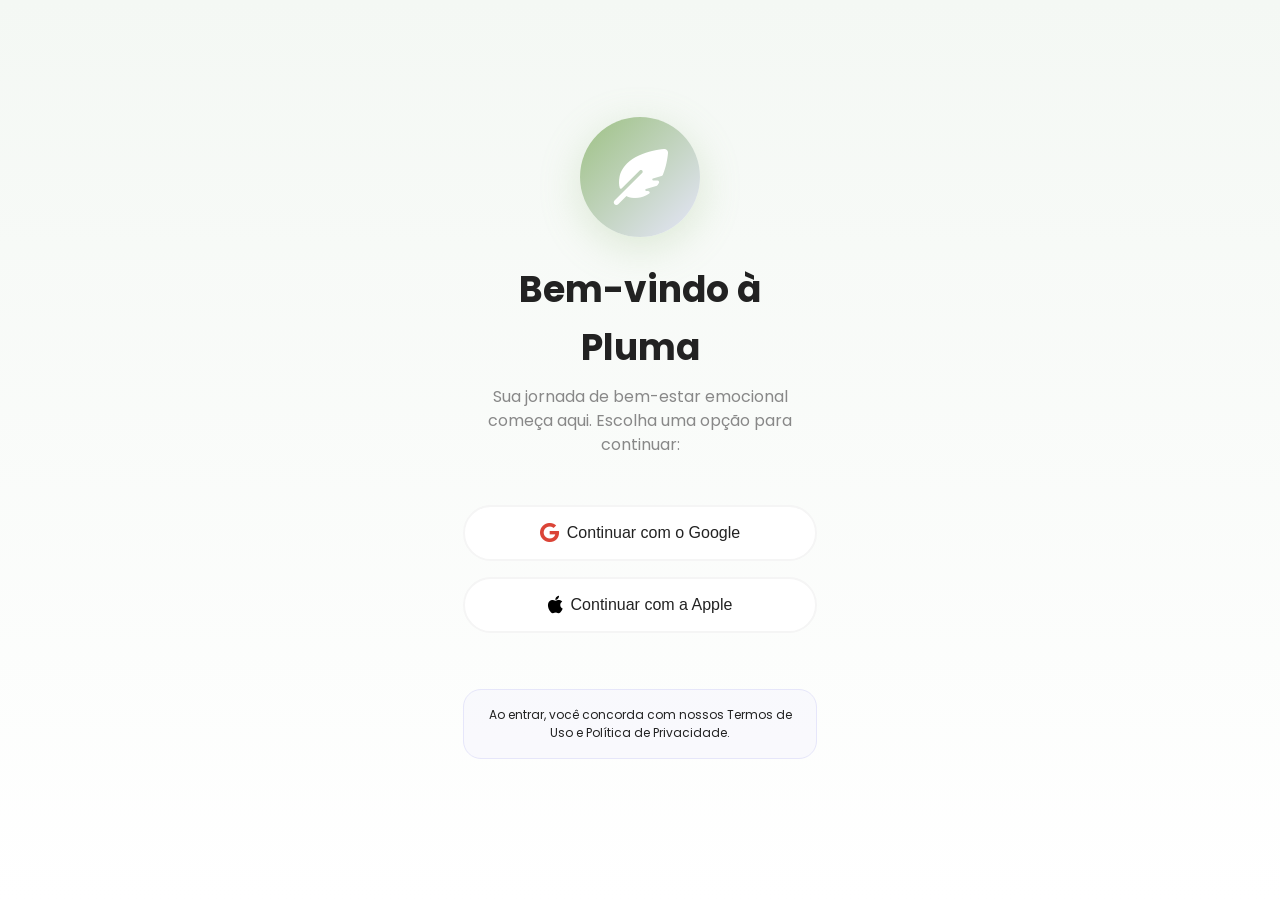
<file: index.html>
<!DOCTYPE html>
<html lang="pt-BR">
<head>
    <meta charset="UTF-8">
    <meta name="viewport" content="width=device-width, initial-scale=1.0, maximum-scale=1.0, user-scalable=no">
    <meta name="description" content="Pluma - Plataforma de apoio emocional e bem-estar. Registre seu humor, escreva seu diário e pratique técnicas de respiração.">
    <meta name="theme-color" content="#9DC183">
    <meta name="apple-mobile-web-app-capable" content="yes">
    <meta name="apple-mobile-web-app-status-bar-style" content="default">
    
    <title>Pluma - Apoio Emocional</title>
    <script>
    // Se não estiver logado, manda direto para a tela de login
    if (localStorage.getItem('pluma_logged_in') !== 'true') {
        window.location.href = 'login.html';
    }
</script>
    
    <!-- Fonts -->
    <link rel="preconnect" href="https://fonts.googleapis.com">
    <link rel="preconnect" href="https://fonts.gstatic.com" crossorigin>
    <link href="https://fonts.googleapis.com/css2?family=Poppins:wght@300;400;500;600;700&family=Inter:wght@400;500;600&display=swap" rel="stylesheet">
    
    <!-- Font Awesome -->
    <link rel="stylesheet" href="https://cdnjs.cloudflare.com/ajax/libs/font-awesome/6.5.1/css/all.min.css">
    
    <!-- Styles -->
    <link rel="stylesheet" href="css/style.css">
    <link rel="stylesheet" href="css/responsive.css">
</head>
<body>
    <!-- Splash Screen -->
    <div class="splash-screen" id="splashScreen">
        <div class="logo">🪶 Pluma</div>
        <div class="loader"></div>
    </div>

    <!-- Header -->
    <header class="header">
        <div class="header-content">
            <div class="header-left">
                <button class="icon-btn" id="menuToggle" aria-label="Abrir menu" aria-expanded="false" aria-controls="sideMenu">
                    <i class="fas fa-bars"></i>
                </button>
                <a href="index.html" class="logo">
                    <i class="fas fa-feather-alt"></i>
                    Pluma
                </a>
            </div>
            <div class="header-actions">
                <button class="icon-btn" id="themeToggle" aria-label="Alternar modo escuro">
                    <i class="fas fa-moon"></i>
                </button>
                <a href="config.html" class="icon-btn" aria-label="Configurações">
                    <i class="fas fa-cog"></i>
                </a>
            </div>
        </div>
    </header>

    <!-- Menu lateral -->
    <div class="menu-overlay" id="menuOverlay"></div>
    <nav class="side-menu" id="sideMenu" aria-label="Navegação principal" aria-hidden="true">
        <div class="side-menu-header">
            <span class="logo"><i class="fas fa-feather-alt"></i> Pluma</span>
            <button class="icon-btn" id="menuClose" aria-label="Fechar menu">
                <i class="fas fa-times"></i>
            </button>
        </div>
        <div class="side-menu-links">
            <a href="index.html" class="side-link active" aria-current="page">
                <i class="fas fa-home"></i>
                <span>Início</span>
            </a>
            <a href="humor.html" class="side-link">
                <i class="fas fa-smile"></i>
                <span>Humor</span>
            </a>
            <a href="diario.html" class="side-link">
                <i class="fas fa-book"></i>
                <span>Diário</span>
            </a>
            <a href="historico.html" class="side-link">
                <i class="fas fa-chart-line"></i>
                <span>Histórico</span>
            </a>
            <a href="respirar.html" class="side-link">
                <i class="fas fa-wind"></i>
                <span>Respirar</span>
            </a>
            <a href="chat.html" class="side-link">
                <i class="fas fa-comments"></i>
                <span>Conversar</span>
            </a>
        </div>

        <!-- Perfil e ações do usuário no rodapé da sidebar -->
        <div class="side-menu-footer">
            <div class="user-profile-summary">
                <div class="user-avatar">
                    <i class="fas fa-user-circle"></i>
                </div>
                <div class="user-info">
                    <span class="user-name" id="sideUserName">Usuário Pluma</span>
                    <span class="user-status">Online</span>
                </div>
            </div>

            <div class="side-footer-actions">
                <a href="config.html" class="side-link">
                    <i class="fas fa-cog"></i>
                    <span>Configurações</span>
                </a>
                <button type="button" class="side-link logout-btn-side"
                    onclick="localStorage.removeItem('pluma_logged_in'); localStorage.removeItem('pluma_user'); window.location.href='login.html';">
                    <i class="fas fa-sign-out-alt"></i>
                    <span>Sair</span>
                </button>
            </div>
        </div>
    </nav>


    <!-- Conteúdo Principal -->
    <main class="container">
        <!-- Saudação -->
        <section class="section fade-in">
            <h1 class="section-title" id="greeting">Olá! 👋</h1>
            <p class="section-subtitle">Como você está se sentindo hoje?</p>
        </section>

        <!-- Mensagem Motivacional -->
        <section class="motivational-box slide-up">
            <p class="motivational-text" id="motivationalQuote">"Cada dia é uma nova oportunidade para cuidar de si mesmo."</p>
            <p class="motivational-author" id="motivationalAuthor">— Pluma</p>
        </section>

        <!-- Acesso Rápido -->
        <section class="section">
            <h2 class="section-title">Acesso Rápido</h2>
            <div class="cards-grid">
                <a href="humor.html" class="card card-humor" aria-label="Registrar humor">
                    <div class="humor-badge" aria-hidden="true"><i class="fas fa-smile"></i></div>
                    <div class="humor-body">
                        <h3 class="card-title">Registrar Humor</h3>
                        <p class="card-subtitle">Como você está se sentindo hoje?</p>
                        <div class="humor-faces" aria-hidden="true">
                            <span><i class="fas fa-grin"></i></span>
                            <span><i class="fas fa-smile"></i></span>
                            <span><i class="fas fa-meh"></i></span>
                            <span><i class="fas fa-frown"></i></span>
                            <span><i class="fas fa-sad-tear"></i></span>
                        </div>
                        <span class="humor-cta">Registrar agora <i class="fas fa-arrow-right"></i></span>
                    </div>
                </a>
                
                <a href="diario.html" class="card card-mini mini-lilas">
                    <span class="mini-badge" aria-hidden="true"><i class="fas fa-book"></i></span>
                    <h3 class="card-title">Diário</h3>
                    <p class="card-subtitle">Escreva seus pensamentos</p>
                    <span class="mini-go" aria-hidden="true">→</span>
                </a>

                <a href="respirar.html" class="card card-mini mini-salvia">
                    <span class="mini-badge" aria-hidden="true"><i class="fas fa-wind"></i></span>
                    <h3 class="card-title">Respirar</h3>
                    <p class="card-subtitle">Exercício 3-4-5</p>
                    <span class="mini-go" aria-hidden="true">→</span>
                </a>

                <a href="chat.html" class="card card-mini mini-verde">
                    <span class="mini-badge" aria-hidden="true"><i class="fas fa-comments"></i></span>
                    <h3 class="card-title">Conversar</h3>
                    <p class="card-subtitle">Fale com a Pluma</p>
                    <span class="mini-go" aria-hidden="true">→</span>
                </a>

                <button type="button" class="card card-mini mini-sons" data-abrir-sons>
                    <span class="mini-badge" aria-hidden="true"><i class="fas fa-headphones"></i></span>
                    <h3 class="card-title">Sons relaxantes</h3>
                    <p class="card-subtitle">Escolha um som ambiente</p>
                    <span class="mini-go" aria-hidden="true">♪</span>
                </button>
            </div>
        </section>

        <!-- Aviso Importante -->
        <section class="disclaimer">
            <i class="fas fa-info-circle"></i>
            <p class="disclaimer-text">
                A Pluma é uma ferramenta de apoio emocional e <strong>não substitui</strong> acompanhamento profissional. 
                Se você está passando por uma crise, procure ajuda especializada.
            </p>
        </section>

        <!-- Links Úteis -->
        <section class="section">
            <h2 class="section-title">Rede de Apoio e Cuidado</h2>
            <p class="section-subtitle">Sua saúde mental é prioridade. Cuidar de si mesmo é um ato de coragem, e você nunca precisa caminhar sozinho.</p>
            <div class="useful-links">
                <a href="https://www.cvv.org.br/" target="_blank" rel="noopener noreferrer" class="useful-link">
                    <i class="fas fa-phone-alt"></i>
                    <div class="useful-link-content">
                        <span class="useful-link-title">CVV - Ligue 188</span>
                        <span class="useful-link-description">Centro de Valorização da Vida - Apoio emocional 24 horas</span>
                    </div>
                </a>
                
                <a href="https://www.doctoralia.com.br/psicologos" target="_blank" rel="noopener noreferrer" class="useful-link">
                    <i class="fas fa-user-md"></i>
                    <div class="useful-link-content">
                        <span class="useful-link-title">Encontre um Psicólogo</span>
                        <span class="useful-link-description">Busque profissionais qualificados perto de você</span>
                    </div>
                </a>
                
                <a href="https://www.vittude.com/" target="_blank" rel="noopener noreferrer" class="useful-link">
                    <i class="fas fa-heart"></i>
                    <div class="useful-link-content">
                        <span class="useful-link-title">Vittude</span>
                        <span class="useful-link-description">Plataforma de terapia online acessível</span>
                    </div>
                </a>
                
                <a href="https://www.minhavida.com.br/bem-estar/tudo-sobre/17115-ansiedade" target="_blank" rel="noopener noreferrer" class="useful-link">
                    <i class="fas fa-book-open"></i>
                    <div class="useful-link-content">
                        <span class="useful-link-title">Sobre Ansiedade</span>
                        <span class="useful-link-description">Entenda os sintomas e aprenda a lidar</span>
                    </div>
                </a>
            </div>
        </section>

        <!-- Conteúdo Informativo -->
        <section class="section">
            <h2 class="section-title">Cuide da sua Mente</h2>
            
            <div class="card">
                <h3 class="card-title">O que é Ansiedade?</h3>
                <p style="font-size: 0.9rem; color: var(--cinza-medio); line-height: 1.6;">
                    A ansiedade é uma resposta natural do corpo ao estresse. É uma sensação de medo ou apreensão 
                    sobre o que está por vir. É importante reconhecer quando a ansiedade se torna excessiva e 
                    buscar formas saudáveis de lidar com ela.
                </p>
            </div>
            
            <div class="alert alert-info">
                <i class="fas fa-lightbulb"></i>
                <div class="alert-content">
                    <p class="alert-title">Dica do dia</p>
                    <p class="alert-text">Tire 5 minutos para praticar respiração consciente. Sua mente agradece!</p>
                </div>
            </div>
        </section>
    </main>


    <!-- Scripts -->
    <script src="js/app.js"></script>
    <script src="js/sons.js"></script>
    <script>
        // Nome do usuário no rodapé do menu
        document.addEventListener('DOMContentLoaded', function () {
            try {
                var user = JSON.parse(localStorage.getItem('pluma_user') || '{}');
                var el = document.getElementById('sideUserName');
                if (el && user.name) el.textContent = user.name;
            } catch (e) {}
        });
    </script>
</body>
</html>
</file>
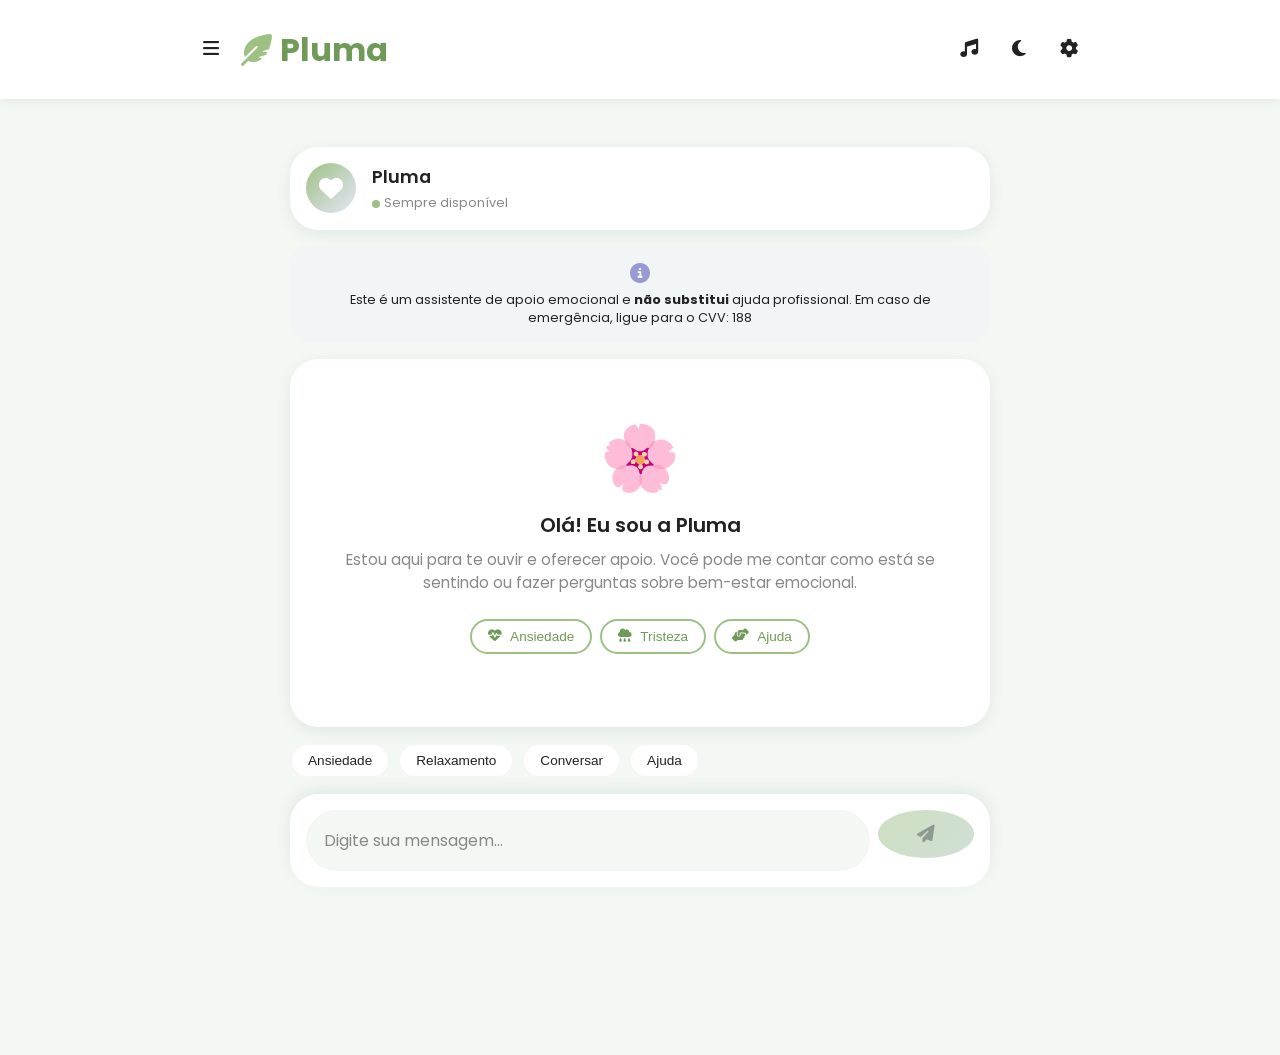
<file: chat.html>
<!DOCTYPE html>
<html lang="pt-BR">
<head>
    <meta charset="UTF-8">
    <meta name="viewport" content="width=device-width, initial-scale=1.0, maximum-scale=1.0, user-scalable=no">
    <meta name="description" content="Pluma - Converse com nosso assistente de apoio emocional.">
    <meta name="theme-color" content="#9DC183">
    
    <title>Pluma - Chat de Apoio</title>
    
    <!-- Fonts -->
    <link rel="preconnect" href="https://fonts.googleapis.com">
    <link rel="preconnect" href="https://fonts.gstatic.com" crossorigin>
    <link href="https://fonts.googleapis.com/css2?family=Poppins:wght@300;400;500;600;700&family=Inter:wght@400;500;600&display=swap" rel="stylesheet">
    
    <!-- Font Awesome -->
    <link rel="stylesheet" href="https://cdnjs.cloudflare.com/ajax/libs/font-awesome/6.5.1/css/all.min.css">
    
    <!-- Styles -->
    <link rel="stylesheet" href="css/style.css">
    <link rel="stylesheet" href="css/chat.css">
    <link rel="stylesheet" href="css/responsive.css">
</head>
<body>
    <!-- Header -->
    <header class="header">
        <div class="header-content">
            <div class="header-left">
                <button class="icon-btn" id="menuToggle" aria-label="Abrir menu" aria-expanded="false" aria-controls="sideMenu">
                    <i class="fas fa-bars"></i>
                </button>
                <a href="index.html" class="logo">
                    <i class="fas fa-feather-alt"></i>
                    Pluma
                </a>
            </div>
            <div class="header-actions">
                <button class="icon-btn" id="themeToggle" aria-label="Alternar modo escuro">
                    <i class="fas fa-moon"></i>
                </button>
                <a href="config.html" class="icon-btn" aria-label="Configurações">
                    <i class="fas fa-cog"></i>
                </a>
            </div>
        </div>
    </header>

    <!-- Menu lateral -->
    <div class="menu-overlay" id="menuOverlay"></div>
    <nav class="side-menu" id="sideMenu" aria-label="Navegação principal" aria-hidden="true">
        <div class="side-menu-header">
            <span class="logo"><i class="fas fa-feather-alt"></i> Pluma</span>
            <button class="icon-btn" id="menuClose" aria-label="Fechar menu">
                <i class="fas fa-times"></i>
            </button>
        </div>

        <div class="side-menu-links">
            <a href="index.html" class="side-link">
                <i class="fas fa-home"></i>
                <span>Início</span>
            </a>
            <a href="humor.html" class="side-link">
                <i class="fas fa-smile"></i>
                <span>Humor</span>
            </a>
            <a href="diario.html" class="side-link">
                <i class="fas fa-book"></i>
                <span>Diário</span>
            </a>
            <a href="historico.html" class="side-link">
                <i class="fas fa-chart-line"></i>
                <span>Histórico</span>
            </a>
            <a href="respirar.html" class="side-link">
                <i class="fas fa-wind"></i>
                <span>Respirar</span>
            </a>
            <a href="chat.html" class="side-link active" aria-current="page">
                <i class="fas fa-comments"></i>
                <span>Conversar</span>
            </a>
        </div>

        <!-- Rodapé do menu -->
        <div class="side-menu-footer">
            <div class="user-profile-summary">
                <div class="user-avatar">
                    <i class="fas fa-user-circle"></i>
                </div>
                <div class="user-info">
                    <span class="user-name" id="sideUserName">Usuário Pluma</span>
                    <span class="user-status">Online</span>
                </div>
            </div>

            <div class="side-footer-actions">
                <a href="config.html" class="side-link">
                    <i class="fas fa-cog"></i>
                    <span>Configurações</span>
                </a>
                <button type="button" class="side-link logout-btn-side"
                    onclick="localStorage.removeItem('pluma_logged_in'); localStorage.removeItem('pluma_user'); window.location.href='login.html';">
                    <i class="fas fa-sign-out-alt"></i>
                    <span>Sair</span>
                </button>
            </div>
        </div>
    </nav>

<!-- Conteúdo Principal -->
    <main class="container">
        <div class="chat-container">
            <!-- Header do Chat -->
            <div class="chat-header">
                <div class="chat-avatar">
                    <i class="fas fa-heart"></i>
                </div>
                <div class="chat-info">
                    <h3>Pluma</h3>
                    <div class="chat-status">
                        <span class="status-dot"></span>
                        <span>Sempre disponível</span>
                    </div>
                </div>
            </div>

            <!-- Aviso -->
            <div class="chat-disclaimer">
                <i class="fas fa-info-circle"></i>
                <p>Este é um assistente de apoio emocional e <strong>não substitui</strong> ajuda profissional. 
                   Em caso de emergência, ligue para o CVV: 188</p>
            </div>

            <!-- Área de Mensagens -->
            <div class="chat-messages" id="chatMessages">
                <!-- Mensagem de boas-vindas -->
                <div class="welcome-message">
                    <span class="welcome-icon">🌸</span>
                    <h3 class="welcome-title">Olá! Eu sou a Pluma</h3>
                    <p class="welcome-text">
                        Estou aqui para te ouvir e oferecer apoio. 
                        Você pode me contar como está se sentindo ou fazer perguntas sobre bem-estar emocional.
                    </p>
                    
                    <!-- Ações Rápidas -->
                    <div class="quick-actions">
                        <button class="quick-action-btn" data-message="Estou me sentindo ansioso">
                            <i class="fas fa-heartbeat"></i>
                            Ansiedade
                        </button>
                        <button class="quick-action-btn" data-message="Estou triste hoje">
                            <i class="fas fa-cloud-rain"></i>
                            Tristeza
                        </button>
                        <button class="quick-action-btn" data-message="Preciso de ajuda">
                            <i class="fas fa-hands-helping"></i>
                            Ajuda
                        </button>
                    </div>
                </div>

                <!-- Indicador de digitando -->
                <div class="typing-indicator" id="typingIndicator">
                    <span class="typing-dot"></span>
                    <span class="typing-dot"></span>
                    <span class="typing-dot"></span>
                </div>
            </div>

            <!-- Sugestões -->
            <div class="chat-suggestions" id="chatSuggestions">
                <button class="suggestion-chip" data-message="Como lidar com a ansiedade?">Ansiedade</button>
                <button class="suggestion-chip" data-message="Técnicas de relaxamento">Relaxamento</button>
                <button class="suggestion-chip" data-message="Preciso conversar">Conversar</button>
                <button class="suggestion-chip" data-message="Links de ajuda">Ajuda</button>
            </div>

            <!-- Input de Mensagem -->
            <div class="chat-input-container">
                <textarea 
                    class="chat-input" 
                    id="chatInput" 
                    placeholder="Digite sua mensagem..."
                    rows="1"
                ></textarea>
                <button class="btn btn-primary send-btn" id="sendBtn" disabled aria-label="Enviar mensagem">
                    <i class="fas fa-paper-plane"></i>
                </button>
            </div>
        </div>
    </main>

    <!-- Scripts -->
    <script>
        // Nome do usuário no rodapé do menu
        document.addEventListener('DOMContentLoaded', function () {
            try {
                var user = JSON.parse(localStorage.getItem('pluma_user') || '{}');
                var el = document.getElementById('sideUserName');
                if (el && user.name) el.textContent = user.name;
            } catch (e) {}
        });
    </script>
    <script src="js/app.js"></script>
    <script src="js/sons.js"></script>
    <script src="js/chat.js"></script>
</body>
</html>
</file>
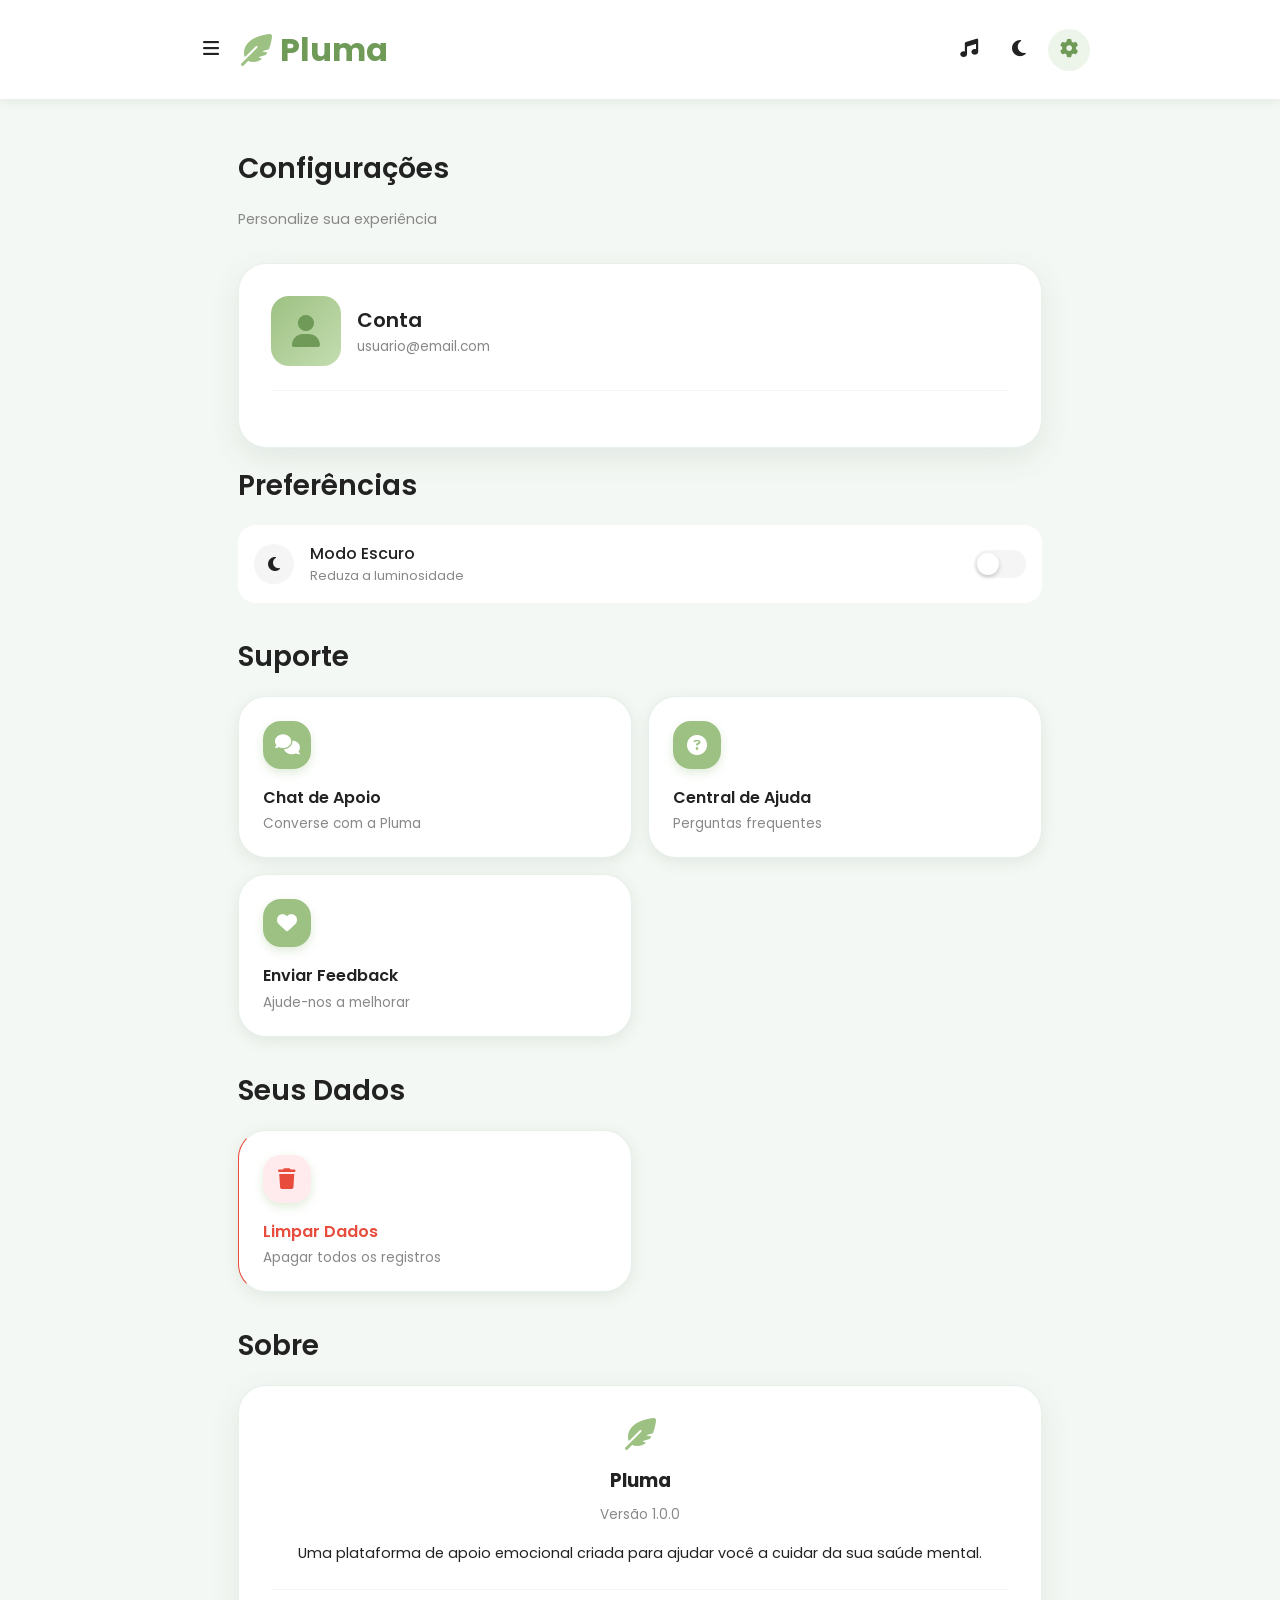
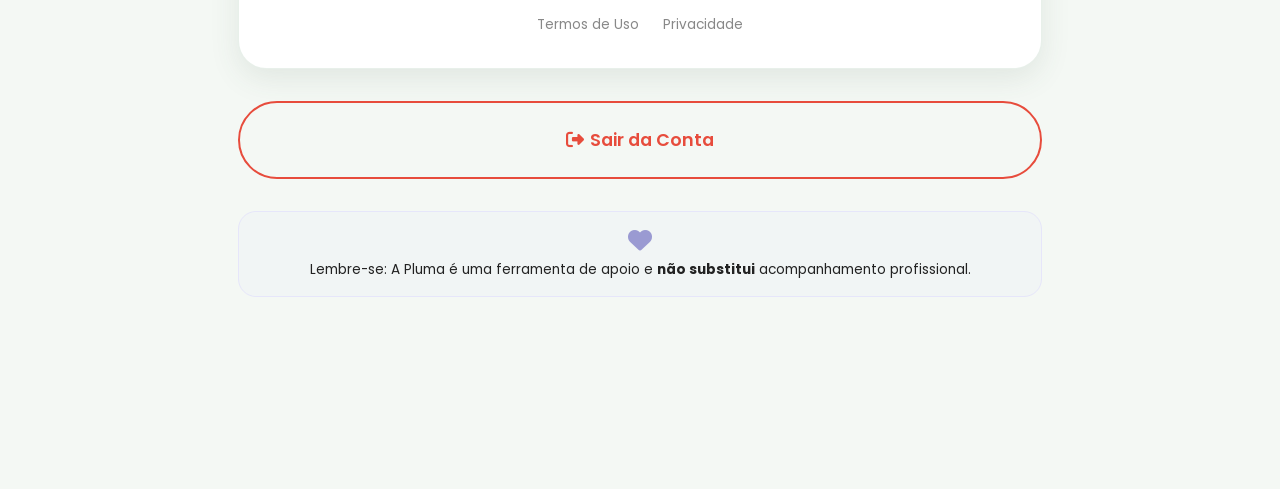
<file: config.html>
<!DOCTYPE html>
<html lang="pt-BR">
<head>
    <meta charset="UTF-8">
    <meta name="viewport" content="width=device-width, initial-scale=1.0, maximum-scale=1.0, user-scalable=no">
    <meta name="description" content="Pluma - Configurações e preferências do aplicativo.">
    <meta name="theme-color" content="#9DC183">
    
    <title>Pluma - Configurações</title>
    
    <!-- Fonts -->
    <link rel="preconnect" href="https://fonts.googleapis.com">
    <link rel="preconnect" href="https://fonts.gstatic.com" crossorigin>
    <link href="https://fonts.googleapis.com/css2?family=Poppins:wght@300;400;500;600;700&family=Inter:wght@400;500;600&display=swap" rel="stylesheet">
    
    <!-- Font Awesome -->
    <link rel="stylesheet" href="https://cdnjs.cloudflare.com/ajax/libs/font-awesome/6.5.1/css/all.min.css">
    
    <!-- Styles -->
    <link rel="stylesheet" href="css/style.css">
    <link rel="stylesheet" href="css/responsive.css">
</head>
<body>
    <!-- Header -->
    <header class="header">
        <div class="header-content">
            <div class="header-left">
                <button class="icon-btn" id="menuToggle" aria-label="Abrir menu" aria-expanded="false" aria-controls="sideMenu">
                    <i class="fas fa-bars"></i>
                </button>
                <a href="index.html" class="logo">
                    <i class="fas fa-feather-alt"></i>
                    Pluma
                </a>
            </div>
            <div class="header-actions">
                <button class="icon-btn" id="themeToggle" aria-label="Alternar modo escuro">
                    <i class="fas fa-moon"></i>
                </button>
                <a href="config.html" class="icon-btn active" aria-label="Configurações" aria-current="page">
                    <i class="fas fa-cog"></i>
                </a>
            </div>
        </div>
    </header>

    <!-- Menu lateral corrigido -->
    <div class="menu-overlay" id="menuOverlay"></div>
    <nav class="side-menu" id="sideMenu" aria-label="Navegação principal" aria-hidden="true">
        <div class="side-menu-header">
            <span class="logo"><i class="fas fa-feather-alt"></i> Pluma</span>
            <button class="icon-btn" id="menuClose" aria-label="Fechar menu">
                <i class="fas fa-times"></i>
            </button>
        </div>
        <div class="side-menu-links">
            <a href="index.html" class="side-link">
                <i class="fas fa-home"></i>
                <span>Início</span>
            </a>
            <a href="humor.html" class="side-link">
                <i class="fas fa-smile"></i>
                <span>Humor</span>
            </a>
            <a href="diario.html" class="side-link">
                <i class="fas fa-book"></i>
                <span>Diário</span>
            </a>
            <a href="historico.html" class="side-link">
                <i class="fas fa-chart-line"></i>
                <span>Histórico</span>
            </a>
            <a href="respirar.html" class="side-link">
                <i class="fas fa-wind"></i>
                <span>Respirar</span>
            </a>
            <a href="chat.html" class="side-link">
                <i class="fas fa-comments"></i>
                <span>Conversar</span>
            </a>
        </div>

        <!-- Rodapé do Menu Lateral perfeitamente encaixado -->
        <div class="side-menu-footer">
            <div class="user-profile-summary">
                <div class="user-avatar">
                    <i class="fas fa-user-circle"></i>
                </div>
                <div class="user-info">
                    <span class="user-name" id="sideUserName">Usuário Pluma</span>
                    <span class="user-status">Online</span>
                </div>
            </div>

            <div class="side-footer-actions">
                <a href="config.html" class="side-link">
                    <i class="fas fa-cog"></i>
                    <span>Configurações</span>
                </a>
                <button type="button" class="side-link logout-btn-side" onclick="localStorage.removeItem('pluma_logged_in'); localStorage.removeItem('pluma_user'); window.location.href='login.html';">
                    <i class="fas fa-sign-out-alt"></i>
                    <span>Sair</span>
                </button>
            </div>
        </div>
    </nav>

    <!-- Conteúdo Principal -->
    <main class="container">
        <!-- Header da Página -->
        <section class="section fade-in">
            <h1 class="section-title">Configurações</h1>
            <p class="section-subtitle">Personalize sua experiência</p>
        </section>

        <!-- Perfil -->
        <section class="card slide-up">
            <div class="card-header">
                <div class="card-icon verde">
                    <i class="fas fa-user"></i>
                </div>
                <div>
                    <h3 class="card-title">Conta</h3>
                    <p class="card-subtitle" id="userEmail">usuario@email.com</p>
                </div>
            </div>
            <div class="divider"></div>
            <div class="useful-links" style="box-shadow: none;">
            </div>
        </section>

        <!-- Preferências -->
        <section class="section">
            <h2 class="section-title">Preferências</h2>
            
            <!-- Dark Mode -->
            <div class="toggle-wrapper">
                <div class="toggle-label">
                    <i class="fas fa-moon"></i>
                    <div>
                        <span style="font-weight: 500;">Modo Escuro</span>
                        <p style="font-size: 0.8rem; color: var(--cinza-medio);">Reduza a luminosidade</p>
                    </div>
                </div>
                <label class="toggle-switch">
                    <input type="checkbox" id="darkModeToggle">
                    <span class="toggle-slider"></span>
                </label>
            </div>
        </section>

        <!-- Suporte -->
        <section class="section">
            <h2 class="section-title">Suporte</h2>
            <div class="useful-links">
                <a href="chat.html" class="useful-link">
                    <i class="fas fa-comments"></i>
                    <div class="useful-link-content">
                        <span class="useful-link-title">Chat de Apoio</span>
                        <span class="useful-link-description">Converse com a Pluma</span>
                    </div>
                </a>
                <a href="#" class="useful-link" id="helpCenter">
                    <i class="fas fa-question-circle"></i>
                    <div class="useful-link-content">
                        <span class="useful-link-title">Central de Ajuda</span>
                        <span class="useful-link-description">Perguntas frequentes</span>
                    </div>
                </a>
                <a href="#" class="useful-link" id="feedback">
                    <i class="fas fa-heart"></i>
                    <div class="useful-link-content">
                        <span class="useful-link-title">Enviar Feedback</span>
                        <span class="useful-link-description">Ajude-nos a melhorar</span>
                    </div>
                </a>
            </div>
        </section>

        <!-- Dados -->
        <section class="section">
            <h2 class="section-title">Seus Dados</h2>
            <div class="useful-links">
                <a href="#" class="useful-link" id="clearData" style="border-left-color: #e74c3c;">
                    <i class="fas fa-trash" style="background: #ffebee; color: #e74c3c;"></i>
                    <div class="useful-link-content">
                        <span class="useful-link-title" style="color: #e74c3c;">Limpar Dados</span>
                        <span class="useful-link-description">Apagar todos os registros</span>
                    </div>
                </a>
            </div>
        </section>

        <!-- Sobre -->
        <section class="section">
            <h2 class="section-title">Sobre</h2>
            <div class="card" style="text-align: center;">
                <i class="fas fa-feather-alt" style="font-size: 2rem; color: var(--verde-claro); margin-bottom: var(--espacamento-md);"></i>
                <h3 style="margin-bottom: var(--espacamento-sm);">Pluma</h3>
                <p style="font-size: 0.85rem; color: var(--cinza-medio); margin-bottom: var(--espacamento-md);">
                    Versão 1.0.0
                </p>
                <p style="font-size: 0.9rem; color: var(--texto-escuro); line-height: 1.6;">
                    Uma plataforma de apoio emocional criada para ajudar você a cuidar da sua saúde mental.
                </p>
                <div class="divider"></div>
                <div style="display: flex; justify-content: center; gap: var(--espacamento-lg);">
                    <a href="#" style="color: var(--cinza-medio); text-decoration: none; font-size: 0.85rem;">Termos de Uso</a>
                    <a href="#" style="color: var(--cinza-medio); text-decoration: none; font-size: 0.85rem;">Privacidade</a>
                </div>
            </div>
        </section>

        <!-- Logout -->
        <section class="section">
            <button class="btn btn-outline btn-block" id="logoutBtn" onclick="localStorage.removeItem('pluma_logged_in'); localStorage.removeItem('pluma_user'); window.location.href='login.html';" style="border-color: #e74c3c; color: #e74c3c;">
                <i class="fas fa-sign-out-alt"></i>
                Sair da Conta
            </button>
        </section>

        <!-- Aviso -->
        <section class="disclaimer" style="margin-top: var(--espacamento-lg);">
            <i class="fas fa-heart"></i>
            <p class="disclaimer-text">
                Lembre-se: A Pluma é uma ferramenta de apoio e <strong>não substitui</strong> acompanhamento profissional.
            </p>
        </section>
    </main>

    <!-- Scripts -->
    <script src="js/app.js"></script>
    <script src="js/sons.js"></script>
    <script>
        document.addEventListener('DOMContentLoaded', function() {
            // Dark Mode Toggle
            const darkModeToggle = document.getElementById('darkModeToggle');
            if (darkModeToggle) {
                darkModeToggle.checked = document.documentElement.getAttribute('data-theme') === 'dark';
                darkModeToggle.addEventListener('change', function() {
                    const theme = this.checked ? 'dark' : 'light';
                    document.documentElement.setAttribute('data-theme', theme);
                    localStorage.setItem('pluma_theme', theme);
                });
            }

            // Notificações Toggle
            const notificationsToggle = document.getElementById('notificationsToggle');
            if (notificationsToggle) {
                notificationsToggle.checked = localStorage.getItem('pluma_notifications') !== 'false';
                notificationsToggle.addEventListener('change', function() {
                    localStorage.setItem('pluma_notifications', this.checked);
                });
            }

            // Carregar dados e email do usuário
            const user = JSON.parse(localStorage.getItem('pluma_user') || '{}');
            if (user.email) {
                const userEmailEl = document.getElementById('userEmail');
                if (userEmailEl) userEmailEl.textContent = user.email;
            }
            if (user.name) {
                const sideUserNameEl = document.getElementById('sideUserName');
                if (sideUserNameEl) sideUserNameEl.textContent = user.name;
            }

            // Exportar dados
            const exportDataBtn = document.getElementById('exportData');
            if (exportDataBtn) {
                exportDataBtn.addEventListener('click', function(e) {
                    e.preventDefault();
                    const data = {
                        moods: JSON.parse(localStorage.getItem('pluma_moods') || '[]'),
                        diary: JSON.parse(localStorage.getItem('pluma_diary') || '[]'),
                        breathing: JSON.parse(localStorage.getItem('pluma_breathing') || '{}')
                    };
                    const blob = new Blob([JSON.stringify(data, null, 2)], { type: 'application/json' });
                    const url = URL.createObjectURL(blob);
                    const a = document.createElement('a');
                    a.href = url;
                    a.download = 'pluma_dados_' + new Date().toISOString().split('T')[0] + '.json';
                    a.click();
                    URL.revokeObjectURL(url);
                    alert('Dados exportados com sucesso!');
                });
            }

            // Limpar dados
            const clearDataBtn = document.getElementById('clearData');
            if (clearDataBtn) {
                clearDataBtn.addEventListener('click', function(e) {
                    e.preventDefault();
                    if (confirm('Tem certeza que deseja apagar todos os seus dados? Esta ação não pode ser desfeita.')) {
                        localStorage.removeItem('pluma_moods');
                        localStorage.removeItem('pluma_diary');
                        localStorage.removeItem('pluma_breathing');
                        alert('Dados apagados com sucesso!');
                        location.reload();
                    }
                });
            }
        });
    </script>
</body>
</html>
</file>
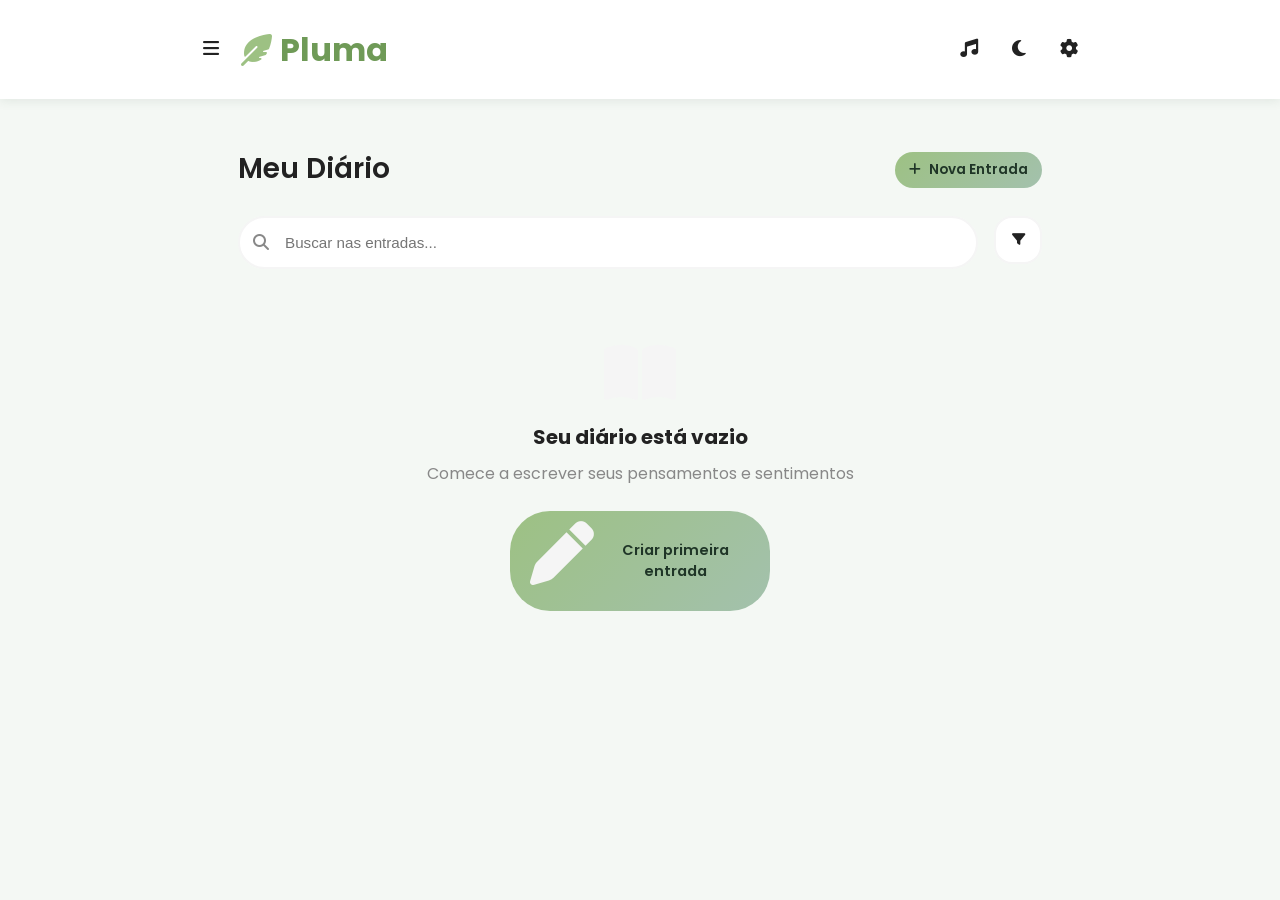
<file: diario.html>
<!DOCTYPE html>
<html lang="pt-BR">
<head>
    <meta charset="UTF-8">
    <meta name="viewport" content="width=device-width, initial-scale=1.0, maximum-scale=1.0, user-scalable=no">
    <meta name="description" content="Pluma - Seu diário emocional. Escreva seus pensamentos e reflexões.">
    <meta name="theme-color" content="#9DC183">
    
    <title>Pluma - Diário Emocional</title>
    
    <!-- Fonts -->
    <link rel="preconnect" href="https://fonts.googleapis.com">
    <link rel="preconnect" href="https://fonts.gstatic.com" crossorigin>
    <link href="https://fonts.googleapis.com/css2?family=Poppins:wght@300;400;500;600;700&family=Inter:wght@400;500;600&display=swap" rel="stylesheet">
    
    <!-- Font Awesome -->
    <link rel="stylesheet" href="https://cdnjs.cloudflare.com/ajax/libs/font-awesome/6.5.1/css/all.min.css">
    
    <!-- Styles -->
    <link rel="stylesheet" href="css/style.css">
    <link rel="stylesheet" href="css/diario.css">
    <link rel="stylesheet" href="css/responsive.css">
</head>
<body>
    <!-- Header -->
    <header class="header">
        <div class="header-content">
            <div class="header-left">
                <button class="icon-btn" id="menuToggle" aria-label="Abrir menu" aria-expanded="false" aria-controls="sideMenu">
                    <i class="fas fa-bars"></i>
                </button>
                <a href="index.html" class="logo">
                    <i class="fas fa-feather-alt"></i>
                    Pluma
                </a>
            </div>
            <div class="header-actions">
                <button class="icon-btn" id="themeToggle" aria-label="Alternar modo escuro">
                    <i class="fas fa-moon"></i>
                </button>
                <a href="config.html" class="icon-btn" aria-label="Configurações">
                    <i class="fas fa-cog"></i>
                </a>
            </div>
        </div>
    </header>

    <!-- Menu lateral -->
    <div class="menu-overlay" id="menuOverlay"></div>
    <nav class="side-menu" id="sideMenu" aria-label="Navegação principal" aria-hidden="true">
        <div class="side-menu-header">
            <span class="logo"><i class="fas fa-feather-alt"></i> Pluma</span>
            <button class="icon-btn" id="menuClose" aria-label="Fechar menu">
                <i class="fas fa-times"></i>
            </button>
        </div>

        <div class="side-menu-links">
            <a href="index.html" class="side-link">
                <i class="fas fa-home"></i>
                <span>Início</span>
            </a>
            <a href="humor.html" class="side-link">
                <i class="fas fa-smile"></i>
                <span>Humor</span>
            </a>
            <a href="diario.html" class="side-link active" aria-current="page">
                <i class="fas fa-book"></i>
                <span>Diário</span>
            </a>
            <a href="historico.html" class="side-link">
                <i class="fas fa-chart-line"></i>
                <span>Histórico</span>
            </a>
            <a href="respirar.html" class="side-link">
                <i class="fas fa-wind"></i>
                <span>Respirar</span>
            </a>
            <a href="chat.html" class="side-link">
                <i class="fas fa-comments"></i>
                <span>Conversar</span>
            </a>
        </div>

        <!-- Rodapé do menu -->
        <div class="side-menu-footer">
            <div class="user-profile-summary">
                <div class="user-avatar">
                    <i class="fas fa-user-circle"></i>
                </div>
                <div class="user-info">
                    <span class="user-name" id="sideUserName">Usuário Pluma</span>
                    <span class="user-status">Online</span>
                </div>
            </div>

            <div class="side-footer-actions">
                <a href="config.html" class="side-link">
                    <i class="fas fa-cog"></i>
                    <span>Configurações</span>
                </a>
                <button type="button" class="side-link logout-btn-side"
                    onclick="localStorage.removeItem('pluma_logged_in'); localStorage.removeItem('pluma_user'); window.location.href='login.html';">
                    <i class="fas fa-sign-out-alt"></i>
                    <span>Sair</span>
                </button>
            </div>
        </div>
    </nav>

<!-- Conteúdo Principal -->
    <main class="container">
        <!-- Lista de Entradas -->
        <div id="diaryList">
            <!-- Header do Diário -->
            <div class="diary-header">
                <h2>Meu Diário</h2>
                <button class="btn btn-primary new-entry-btn" id="newEntryBtn">
                    <i class="fas fa-plus"></i>
                    Nova Entrada
                </button>
            </div>

            <!-- Filtros -->
            <div class="diary-filters">
                <div class="search-wrapper">
                    <i class="fas fa-search"></i>
                    <input type="text" id="searchInput" placeholder="Buscar nas entradas...">
                </div>
                <button class="filter-btn" id="filterBtn" aria-label="Filtrar">
                    <i class="fas fa-filter"></i>
                </button>
            </div>

            <!-- Entradas do Diário -->
            <div class="diary-entries" id="diaryEntries">
                <!-- Entradas serão inseridas via JavaScript -->
            </div>

            <!-- Estado Vazio -->
            <div class="diary-empty" id="diaryEmpty" style="display: none;">
                <i class="fas fa-book-open"></i>
                <h3>Seu diário está vazio</h3>
                <p>Comece a escrever seus pensamentos e sentimentos</p>
                <button class="btn btn-primary" id="emptyNewEntryBtn">
                    <i class="fas fa-pen"></i>
                    Criar primeira entrada
                </button>
            </div>
        </div>

        <!-- Visualização de Entrada -->
        <div class="entry-view" id="entryView">
            <div class="entry-view-header">
                <button class="back-btn" id="backBtn">
                    <i class="fas fa-arrow-left"></i>
                    Voltar
                </button>
                <div class="entry-actions">
                    <button class="entry-action" id="editEntryBtn">
                        <i class="fas fa-edit"></i>
                    </button>
                    <button class="entry-action delete" id="deleteEntryBtn">
                        <i class="fas fa-trash"></i>
                    </button>
                </div>
            </div>
            <div class="entry-view-content" id="entryViewContent">
                <!-- Conteúdo será inserido via JavaScript -->
            </div>
        </div>
    </main>

    <!-- Modal de Nova/Editar Entrada -->
    <div class="modal-overlay" id="entryModal">
        <div class="modal">
            <div class="modal-header">
                <h3 id="modalTitle">Nova Entrada</h3>
                <button class="modal-close" id="closeModal" aria-label="Fechar">
                    <i class="fas fa-times"></i>
                </button>
            </div>
            <div class="modal-body">
                <form id="entryForm">
                    <!-- Seletor de Emoção -->
                    <div class="emotion-selector">
                        <span class="emotion-selector-label">Como você está se sentindo?</span>
                        <div class="emotion-options" id="emotionOptions">
                            <div class="emotion-option" data-emotion="otimo" title="Ótimo">😄</div>
                            <div class="emotion-option" data-emotion="bem" title="Bem">🙂</div>
                            <div class="emotion-option" data-emotion="mais-ou-menos" title="Mais ou menos">😐</div>
                            <div class="emotion-option" data-emotion="mal" title="Mal">😔</div>
                            <div class="emotion-option" data-emotion="depressivo" title="Depressivo">😢</div>
                            <div class="emotion-option" data-emotion="ansioso" title="Ansioso">😰</div>
                        </div>
                    </div>

                    <!-- Título -->
                    <div class="form-group">
                        <label class="form-label" for="entryTitle">Título</label>
                        <input 
                            type="text" 
                            class="form-input" 
                            id="entryTitle" 
                            placeholder="Dê um título para esta entrada..."
                            maxlength="100"
                            required
                        >
                    </div>

                    <!-- Texto -->
                    <div class="form-group">
                        <label class="form-label" for="entryText">O que está na sua mente?</label>
                        <textarea 
                            class="form-textarea" 
                            id="entryText" 
                            placeholder="Escreva livremente seus pensamentos, sentimentos, reflexões..."
                            rows="6"
                            required
                        ></textarea>
                    </div>
                </form>
            </div>
            <div class="modal-footer">
                <button class="btn btn-outline" id="cancelEntry">Cancelar</button>
                <button class="btn btn-primary" id="saveEntry">
                    <i class="fas fa-save"></i>
                    Salvar
                </button>
            </div>
        </div>
    </div>

    <!-- Scripts -->
    <script>
        // Nome do usuário no rodapé do menu
        document.addEventListener('DOMContentLoaded', function () {
            try {
                var user = JSON.parse(localStorage.getItem('pluma_user') || '{}');
                var el = document.getElementById('sideUserName');
                if (el && user.name) el.textContent = user.name;
            } catch (e) {}
        });
    </script>
    <script src="js/app.js"></script>
    <script src="js/sons.js"></script>
    <script src="js/diario.js"></script>
</body>
</html>
</file>
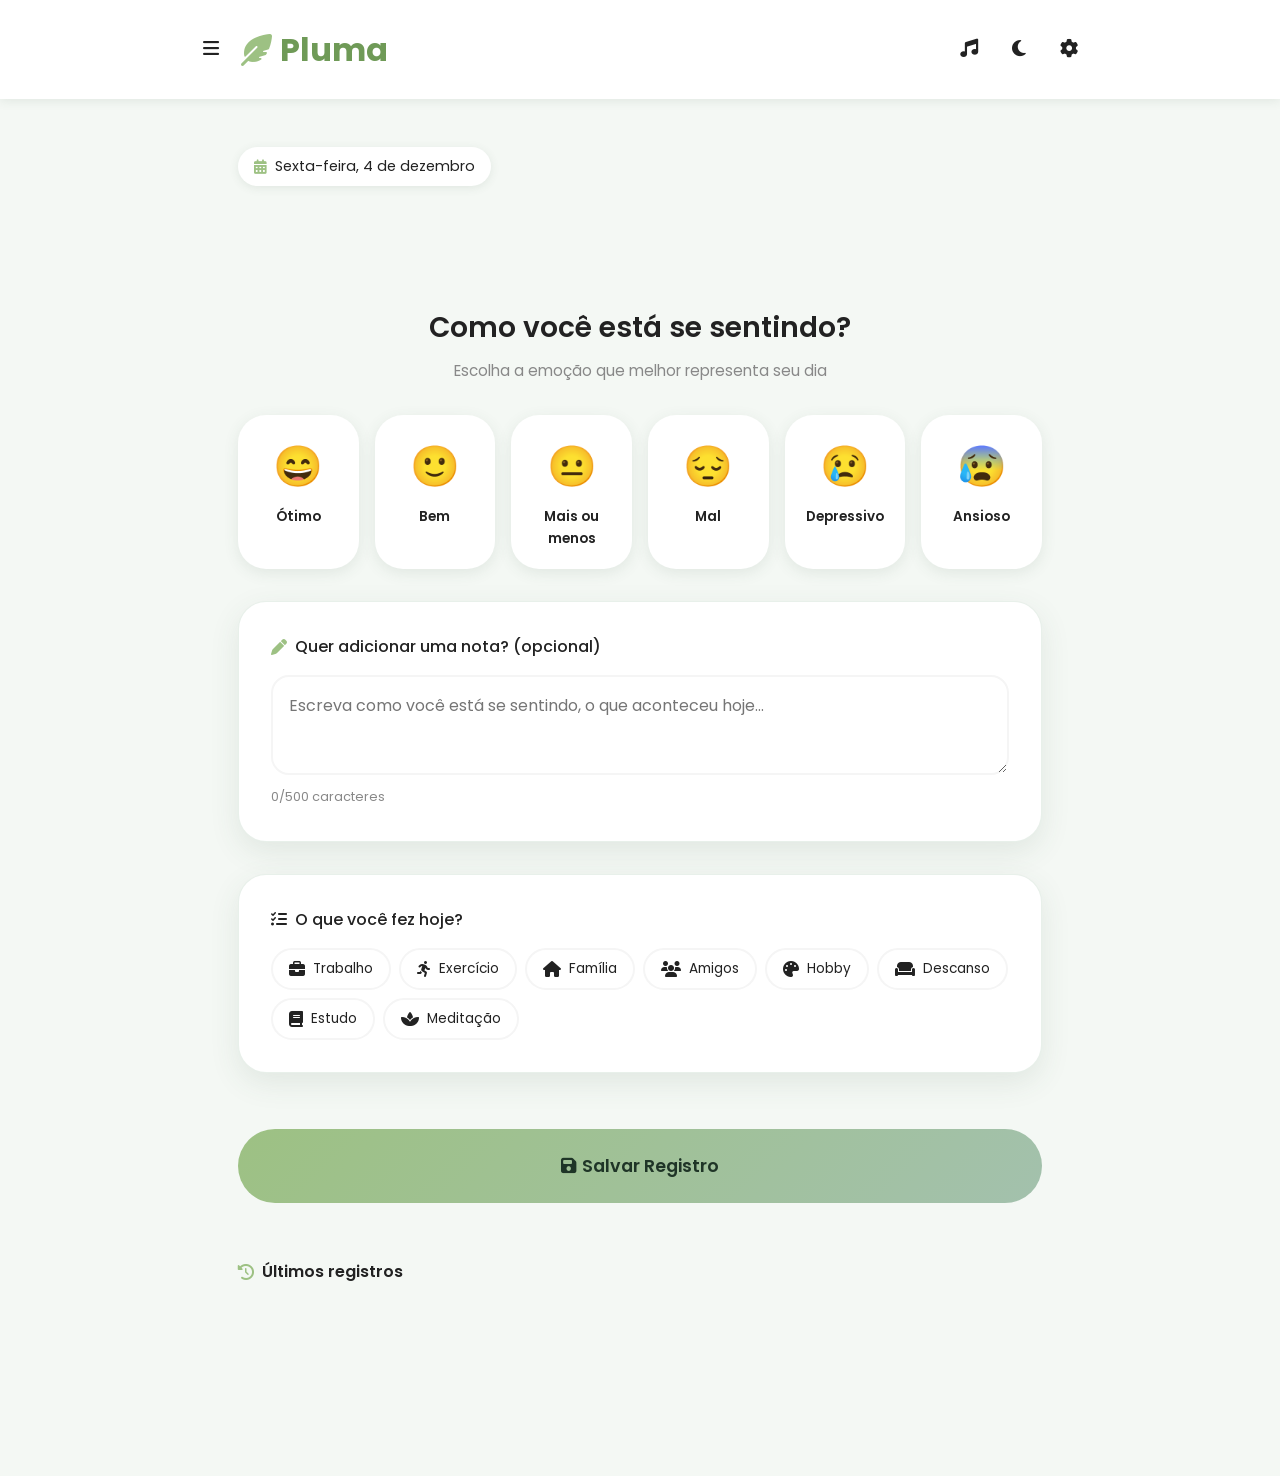
<file: humor.html>
<!DOCTYPE html>
<html lang="pt-BR">
<head>
    <meta charset="UTF-8">
    <meta name="viewport" content="width=device-width, initial-scale=1.0, maximum-scale=1.0, user-scalable=no">
    <meta name="description" content="Pluma - Registre seu humor diário e acompanhe sua evolução emocional.">
    <meta name="theme-color" content="#9DC183">
    
    <title>Pluma - Registrar Humor</title>
    
    <!-- Fonts -->
    <link rel="preconnect" href="https://fonts.googleapis.com">
    <link rel="preconnect" href="https://fonts.gstatic.com" crossorigin>
    <link href="https://fonts.googleapis.com/css2?family=Poppins:wght@300;400;500;600;700&family=Inter:wght@400;500;600&display=swap" rel="stylesheet">
    
    <!-- Font Awesome -->
    <link rel="stylesheet" href="https://cdnjs.cloudflare.com/ajax/libs/font-awesome/6.5.1/css/all.min.css">
    
    <!-- Styles -->
    <link rel="stylesheet" href="css/style.css">
    <link rel="stylesheet" href="css/humor.css">
    <link rel="stylesheet" href="css/responsive.css">
</head>
<body>
    <!-- Header -->
    <header class="header">
        <div class="header-content">
            <div class="header-left">
                <button class="icon-btn" id="menuToggle" aria-label="Abrir menu" aria-expanded="false" aria-controls="sideMenu">
                    <i class="fas fa-bars"></i>
                </button>
                <a href="index.html" class="logo">
                    <i class="fas fa-feather-alt"></i>
                    Pluma
                </a>
            </div>
            <div class="header-actions">
                <button class="icon-btn" id="themeToggle" aria-label="Alternar modo escuro">
                    <i class="fas fa-moon"></i>
                </button>
                <a href="config.html" class="icon-btn" aria-label="Configurações">
                    <i class="fas fa-cog"></i>
                </a>
            </div>
        </div>
    </header>

    <!-- Menu lateral -->
    <div class="menu-overlay" id="menuOverlay"></div>
    <nav class="side-menu" id="sideMenu" aria-label="Navegação principal" aria-hidden="true">
        <div class="side-menu-header">
            <span class="logo"><i class="fas fa-feather-alt"></i> Pluma</span>
            <button class="icon-btn" id="menuClose" aria-label="Fechar menu">
                <i class="fas fa-times"></i>
            </button>
        </div>

        <div class="side-menu-links">
            <a href="index.html" class="side-link">
                <i class="fas fa-home"></i>
                <span>Início</span>
            </a>
            <a href="humor.html" class="side-link active" aria-current="page">
                <i class="fas fa-smile"></i>
                <span>Humor</span>
            </a>
            <a href="diario.html" class="side-link">
                <i class="fas fa-book"></i>
                <span>Diário</span>
            </a>
            <a href="historico.html" class="side-link">
                <i class="fas fa-chart-line"></i>
                <span>Histórico</span>
            </a>
            <a href="respirar.html" class="side-link">
                <i class="fas fa-wind"></i>
                <span>Respirar</span>
            </a>
            <a href="chat.html" class="side-link">
                <i class="fas fa-comments"></i>
                <span>Conversar</span>
            </a>
        </div>

        <!-- Rodapé do menu -->
        <div class="side-menu-footer">
            <div class="user-profile-summary">
                <div class="user-avatar">
                    <i class="fas fa-user-circle"></i>
                </div>
                <div class="user-info">
                    <span class="user-name" id="sideUserName">Usuário Pluma</span>
                    <span class="user-status">Online</span>
                </div>
            </div>

            <div class="side-footer-actions">
                <a href="config.html" class="side-link">
                    <i class="fas fa-cog"></i>
                    <span>Configurações</span>
                </a>
                <button type="button" class="side-link logout-btn-side"
                    onclick="localStorage.removeItem('pluma_logged_in'); localStorage.removeItem('pluma_user'); window.location.href='login.html';">
                    <i class="fas fa-sign-out-alt"></i>
                    <span>Sair</span>
                </button>
            </div>
        </div>
    </nav>

<div class="container date-bar">
        <span class="current-date" id="currentDate">
            <i class="fas fa-calendar-alt"></i>
            <span></span>
        </span>
    </div>

    <!-- Conteúdo Principal -->
    <main class="container humor-container">
        <!-- Pergunta Principal -->
        <section class="humor-question fade-in">
            <h2>Como você está se sentindo?</h2>
            <p>Escolha a emoção que melhor representa seu dia</p>
        </section>

        <!-- Grid de Emoções -->
        <section class="emotions-grid slide-up" id="emotionsGrid">
            <div class="emotion-card" data-emotion="otimo" tabindex="0" role="button" aria-pressed="false">
                <span class="emotion-icon">😄</span>
                <span class="emotion-label">Ótimo</span>
            </div>
            <div class="emotion-card" data-emotion="bem" tabindex="0" role="button" aria-pressed="false">
                <span class="emotion-icon">🙂</span>
                <span class="emotion-label">Bem</span>
            </div>
            <div class="emotion-card" data-emotion="mais-ou-menos" tabindex="0" role="button" aria-pressed="false">
                <span class="emotion-icon">😐</span>
                <span class="emotion-label">Mais ou menos</span>
            </div>
            <div class="emotion-card" data-emotion="mal" tabindex="0" role="button" aria-pressed="false">
                <span class="emotion-icon">😔</span>
                <span class="emotion-label">Mal</span>
            </div>
            <div class="emotion-card" data-emotion="depressivo" tabindex="0" role="button" aria-pressed="false">
                <span class="emotion-icon">😢</span>
                <span class="emotion-label">Depressivo</span>
            </div>
            <div class="emotion-card" data-emotion="ansioso" tabindex="0" role="button" aria-pressed="false">
                <span class="emotion-icon">😰</span>
                <span class="emotion-label">Ansioso</span>
            </div>
        </section>

        <!-- Seção de Nota -->
        <section class="note-section card">
            <label class="form-label">
                <i class="fas fa-pen"></i>
                Quer adicionar uma nota? (opcional)
            </label>
            <textarea 
                class="form-textarea note-textarea" 
                id="moodNote" 
                placeholder="Escreva como você está se sentindo, o que aconteceu hoje..."
                maxlength="500"
            ></textarea>
            <small style="color: var(--cinza-medio); font-size: 0.8rem;">
                <span id="noteCharCount">0</span>/500 caracteres
            </small>
        </section>


        <!-- Seção de Atividades -->
        <section class="activities-section card">
            <label class="form-label">
                <i class="fas fa-list-check"></i>
                O que você fez hoje?
            </label>
            <div class="activities-grid" id="activitiesGrid">
                <div class="activity-tag" data-activity="trabalho">
                    <i class="fas fa-briefcase"></i>
                    Trabalho
                </div>
                <div class="activity-tag" data-activity="exercicio">
                    <i class="fas fa-running"></i>
                    Exercício
                </div>
                <div class="activity-tag" data-activity="familia">
                    <i class="fas fa-home"></i>
                    Família
                </div>
                <div class="activity-tag" data-activity="amigos">
                    <i class="fas fa-users"></i>
                    Amigos
                </div>
                <div class="activity-tag" data-activity="hobby">
                    <i class="fas fa-palette"></i>
                    Hobby
                </div>
                <div class="activity-tag" data-activity="descanso">
                    <i class="fas fa-couch"></i>
                    Descanso
                </div>
                <div class="activity-tag" data-activity="estudo">
                    <i class="fas fa-book"></i>
                    Estudo
                </div>
                <div class="activity-tag" data-activity="meditacao">
                    <i class="fas fa-spa"></i>
                    Meditação
                </div>
            </div>
        </section>

        <!-- Botão Salvar -->
        <section class="save-section">
            <button class="btn btn-primary btn-block save-btn" id="saveBtn" disabled>
                <i class="fas fa-save"></i>
                Salvar Registro
            </button>
        </section>

        <!-- Confirmação de Salvamento -->
        <div class="save-confirmation" id="saveConfirmation">
            <i class="fas fa-check-circle"></i>
            <h3>Registro Salvo!</h3>
            <p>Continue cuidando de você 💚</p>
            <a href="historico.html" class="btn btn-outline mt-md">Ver Histórico</a>
        </div>

        <!-- Histórico Rápido -->
        <section class="quick-history" id="quickHistory">
            <h3 class="quick-history-title">
                <i class="fas fa-history"></i>
                Últimos registros
            </h3>
            <div class="quick-history-items" id="quickHistoryItems">
                <!-- Itens serão inseridos via JavaScript -->
            </div>
        </section>
    </main>

    <!-- Scripts -->
    <script>
        // Nome do usuário no rodapé do menu
        document.addEventListener('DOMContentLoaded', function () {
            try {
                var user = JSON.parse(localStorage.getItem('pluma_user') || '{}');
                var el = document.getElementById('sideUserName');
                if (el && user.name) el.textContent = user.name;
            } catch (e) {}
        });
    </script>
    <script src="js/app.js"></script>
    <script src="js/sons.js"></script>
    <script src="js/humor.js"></script>
</body>
</html>
</file>
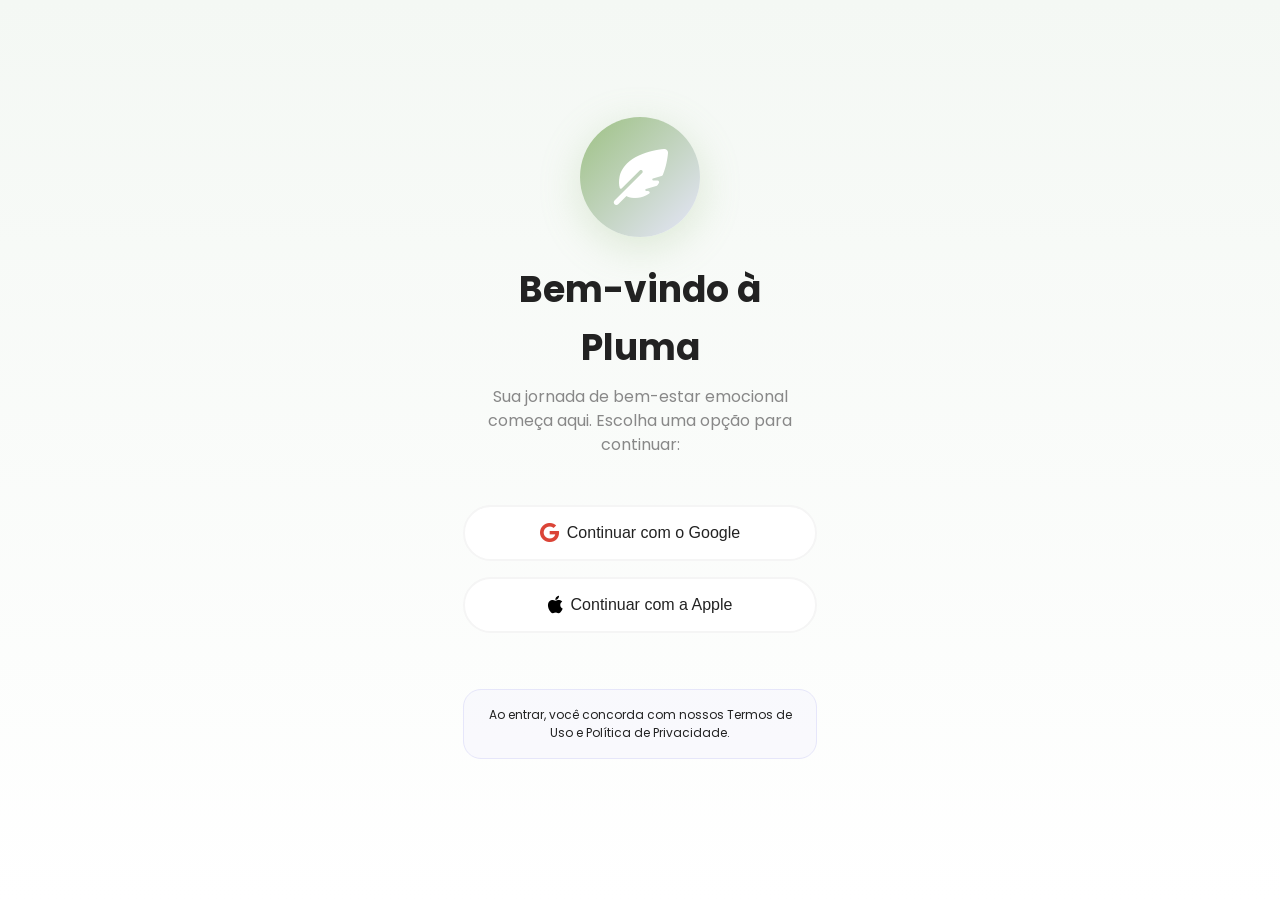
<file: login.html>
<!DOCTYPE html>
<html lang="pt-BR">
<head>
    <meta charset="UTF-8">
    <meta name="viewport" content="width=device-width, initial-scale=1.0, maximum-scale=1.0, user-scalable=no">
    <meta name="description" content="Pluma - Faça login para acessar sua jornada de bem-estar emocional.">
    <meta name="theme-color" content="#9DC183">
    
    <title>Pluma - Login</title>
    
    <!-- Fonts -->
    <link rel="preconnect" href="https://fonts.googleapis.com">
    <link rel="preconnect" href="https://fonts.gstatic.com" crossorigin>
    <link href="https://fonts.googleapis.com/css2?family=Poppins:wght@300;400;500;600;700&family=Inter:wght@400;500;600&display=swap" rel="stylesheet">
    
    <!-- Font Awesome -->
    <link rel="stylesheet" href="https://cdnjs.cloudflare.com/ajax/libs/font-awesome/6.5.1/css/all.min.css">
    
    <!-- Styles -->
    <link rel="stylesheet" href="css/style.css">
    <link rel="stylesheet" href="css/login.css">
    <link rel="stylesheet" href="css/responsive.css">
</head>
<body class="login-page">
    <div class="login-container" style="justify-content: center; min-height: 100vh;">
        <!-- Logo e Header -->
        <div class="login-header">
            <div class="login-logo">
                <i class="fas fa-feather-alt"></i>
            </div>
            <h1 class="login-title">Bem-vindo à Pluma</h1>
            <p class="login-subtitle">Sua jornada de bem-estar emocional começa aqui. Escolha uma opção para continuar:</p>
        </div>

        <!-- Login Social -->
        <div class="social-login" style="flex-direction: column; gap: 1rem; margin-bottom: 2rem;">
            <button class="social-btn google" id="googleLogin" style="padding: 1rem; font-size: 1rem;">
                <i class="fab fa-google"></i>
                Continuar com o Google
            </button>
            <button class="social-btn apple" id="appleLogin" style="padding: 1rem; font-size: 1rem;">
                <i class="fab fa-apple"></i>
                Continuar com a Apple
            </button>
        </div>

        <!-- Aviso -->
        <div class="disclaimer">
            <p class="disclaimer-text" style="font-size: 0.75rem;">
                Ao entrar, você concorda com nossos Termos de Uso e Política de Privacidade.
            </p>
        </div>
    </div>

    <!-- Scripts -->
    <script src="js/login.js"></script>
</body>
</html>
</file>
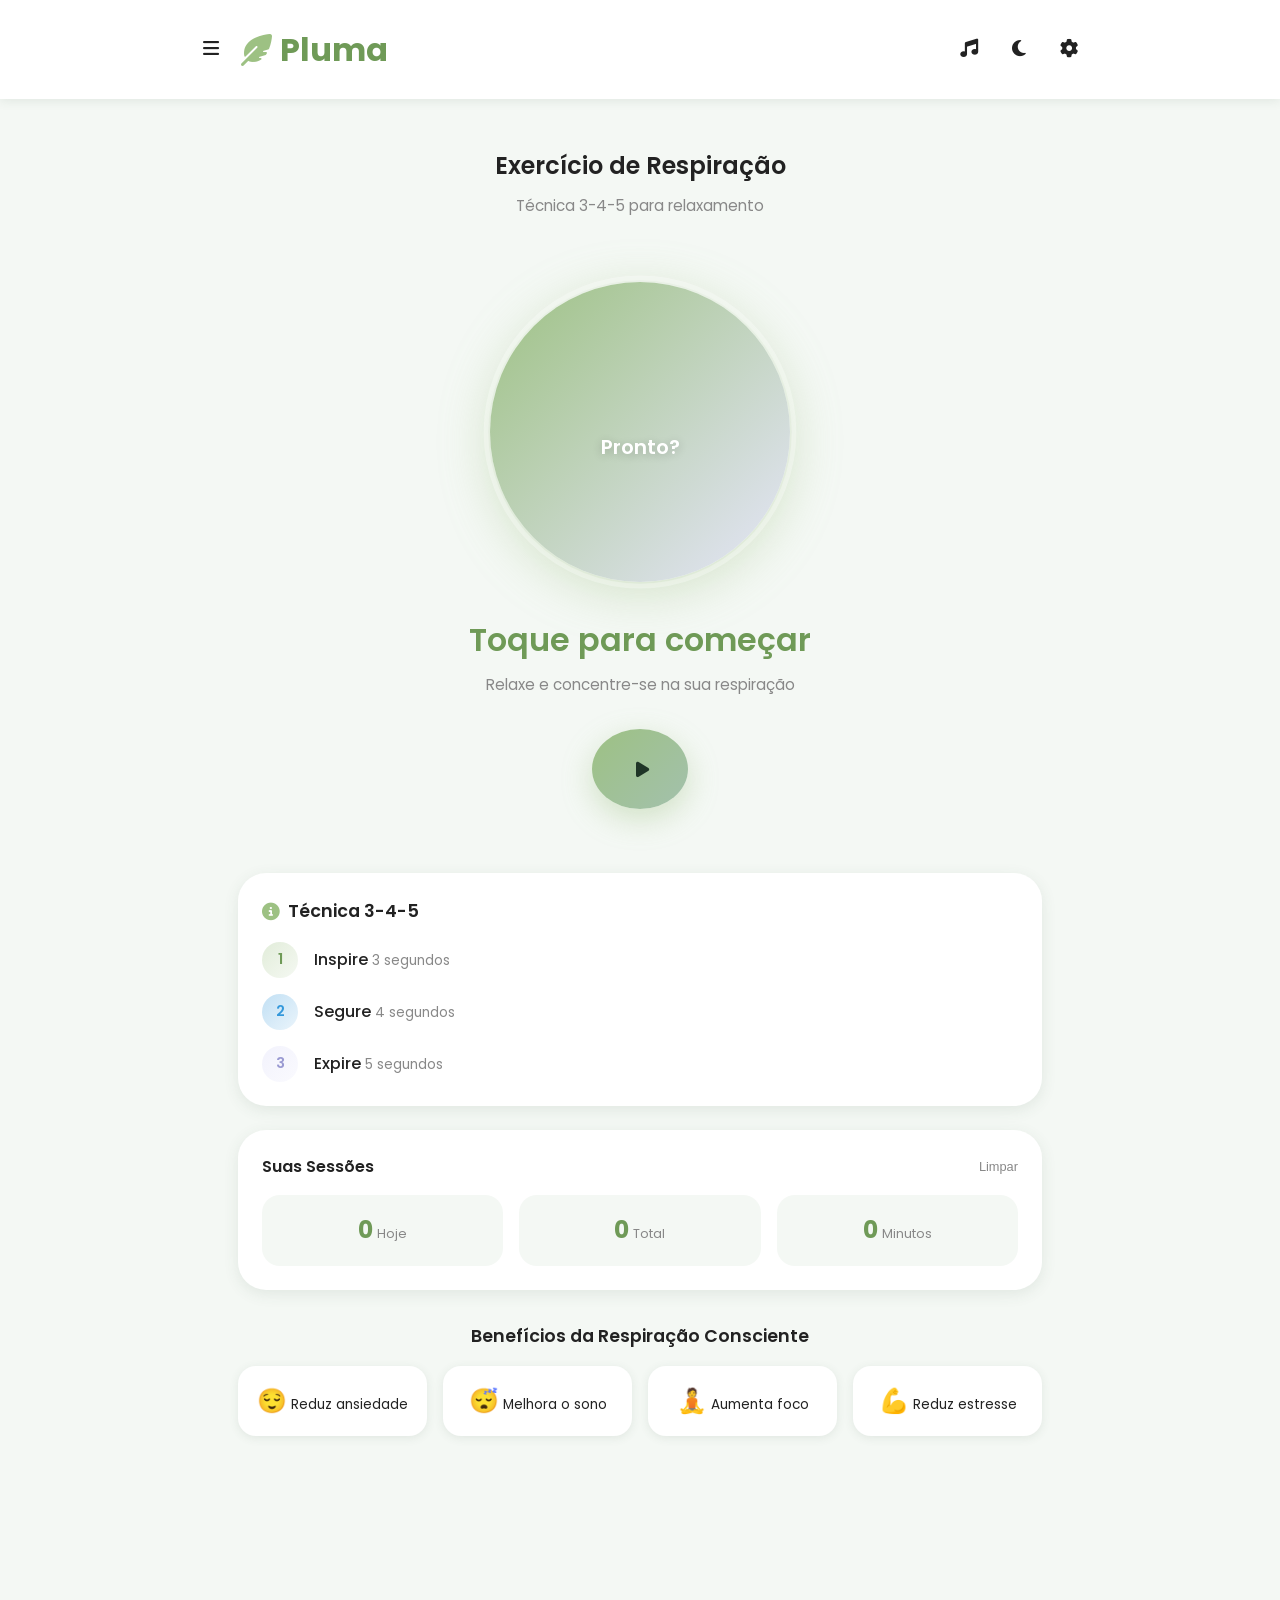
<file: respirar.html>
<!DOCTYPE html>
<html lang="pt-BR">
<head>
    <meta charset="UTF-8">
    <meta name="viewport" content="width=device-width, initial-scale=1.0, maximum-scale=1.0, user-scalable=no">
    <meta name="description" content="Pluma - Pratique técnicas de respiração para relaxamento e controle da ansiedade.">
    <meta name="theme-color" content="#9DC183">
    
    <title>Pluma - Exercícios de Respiração</title>
    
    <!-- Fonts -->
    <link rel="preconnect" href="https://fonts.googleapis.com">
    <link rel="preconnect" href="https://fonts.gstatic.com" crossorigin>
    <link href="https://fonts.googleapis.com/css2?family=Poppins:wght@300;400;500;600;700&family=Inter:wght@400;500;600&display=swap" rel="stylesheet">
    
    <!-- Font Awesome -->
    <link rel="stylesheet" href="https://cdnjs.cloudflare.com/ajax/libs/font-awesome/6.5.1/css/all.min.css">
    
    <!-- Styles -->
    <link rel="stylesheet" href="css/style.css">
    <link rel="stylesheet" href="css/respirar.css">
    <link rel="stylesheet" href="css/responsive.css">
</head>
<body>
    <!-- Header -->
    <header class="header">
        <div class="header-content">
            <div class="header-left">
                <button class="icon-btn" id="menuToggle" aria-label="Abrir menu" aria-expanded="false" aria-controls="sideMenu">
                    <i class="fas fa-bars"></i>
                </button>
                <a href="index.html" class="logo">
                    <i class="fas fa-feather-alt"></i>
                    Pluma
                </a>
            </div>
            <div class="header-actions">
                <button class="icon-btn" id="themeToggle" aria-label="Alternar modo escuro">
                    <i class="fas fa-moon"></i>
                </button>
                <a href="config.html" class="icon-btn" aria-label="Configurações">
                    <i class="fas fa-cog"></i>
                </a>
            </div>
        </div>
    </header>

    <!-- Menu lateral -->
    <div class="menu-overlay" id="menuOverlay"></div>
    <nav class="side-menu" id="sideMenu" aria-label="Navegação principal" aria-hidden="true">
        <div class="side-menu-header">
            <span class="logo"><i class="fas fa-feather-alt"></i> Pluma</span>
            <button class="icon-btn" id="menuClose" aria-label="Fechar menu">
                <i class="fas fa-times"></i>
            </button>
        </div>

        <div class="side-menu-links">
            <a href="index.html" class="side-link">
                <i class="fas fa-home"></i>
                <span>Início</span>
            </a>
            <a href="humor.html" class="side-link">
                <i class="fas fa-smile"></i>
                <span>Humor</span>
            </a>
            <a href="diario.html" class="side-link">
                <i class="fas fa-book"></i>
                <span>Diário</span>
            </a>
            <a href="historico.html" class="side-link">
                <i class="fas fa-chart-line"></i>
                <span>Histórico</span>
            </a>
            <a href="respirar.html" class="side-link active" aria-current="page">
                <i class="fas fa-wind"></i>
                <span>Respirar</span>
            </a>
            <a href="chat.html" class="side-link">
                <i class="fas fa-comments"></i>
                <span>Conversar</span>
            </a>
        </div>

        <!-- Rodapé do menu -->
        <div class="side-menu-footer">
            <div class="user-profile-summary">
                <div class="user-avatar">
                    <i class="fas fa-user-circle"></i>
                </div>
                <div class="user-info">
                    <span class="user-name" id="sideUserName">Usuário Pluma</span>
                    <span class="user-status">Online</span>
                </div>
            </div>

            <div class="side-footer-actions">
                <a href="config.html" class="side-link">
                    <i class="fas fa-cog"></i>
                    <span>Configurações</span>
                </a>
                <button type="button" class="side-link logout-btn-side"
                    onclick="localStorage.removeItem('pluma_logged_in'); localStorage.removeItem('pluma_user'); window.location.href='login.html';">
                    <i class="fas fa-sign-out-alt"></i>
                    <span>Sair</span>
                </button>
            </div>
        </div>
    </nav>

<!-- Conteúdo Principal -->
    <main class="container">
        <div class="breathing-container">
            <!-- Header -->
            <section class="breathing-header fade-in">
                <h2>Exercício de Respiração</h2>
                <p>Técnica 3-4-5 para relaxamento</p>
            </section>

            <!-- Área do Exercício -->
            <section class="breathing-exercise">
                <!-- Círculo de Respiração -->
                <div class="breathing-circle-container">
                    <svg class="progress-ring" viewBox="0 0 270 270">
                        <circle class="progress-ring-circle" cx="135" cy="135" r="130"></circle>
                        <circle class="progress-ring-progress" id="progressRing" cx="135" cy="135" r="130" 
                                stroke-dasharray="817" stroke-dashoffset="817"></circle>
                    </svg>
                    <div class="breathing-circle idle" id="breathingCircle">
                        <div>
                            <span class="breathing-text" id="breathingText">Pronto?</span>
                            <span class="breathing-timer" id="breathingTimer"></span>
                        </div>
                    </div>
                </div>

                <!-- Instrução Atual -->
                <div class="breathing-instruction">
                    <span class="instruction-label" id="instructionLabel">Toque para começar</span>
                    <span class="instruction-description" id="instructionDesc">Relaxe e concentre-se na sua respiração</span>
                </div>

                <!-- Controles -->
                <div class="breathing-controls">
                    <button class="btn btn-primary start-btn" id="startBtn" aria-label="Iniciar">
                        <i class="fas fa-play"></i>
                    </button>
                    <button class="reset-btn" id="resetBtn" style="display: none;">
                        <i class="fas fa-redo"></i>
                        Recomeçar
                    </button>
                </div>
            </section>

            <!-- Informações da Técnica -->
            <section class="technique-info">
                <h3 class="technique-title">
                    <i class="fas fa-info-circle"></i>
                    Técnica 3-4-5
                </h3>
                <div class="technique-steps">
                    <div class="technique-step">
                        <span class="step-number inhale">1</span>
                        <div class="step-content">
                            <span class="step-label">Inspire</span>
                            <span class="step-duration">3 segundos</span>
                        </div>
                    </div>
                    <div class="technique-step">
                        <span class="step-number hold">2</span>
                        <div class="step-content">
                            <span class="step-label">Segure</span>
                            <span class="step-duration">4 segundos</span>
                        </div>
                    </div>
                    <div class="technique-step">
                        <span class="step-number exhale">3</span>
                        <div class="step-content">
                            <span class="step-label">Expire</span>
                            <span class="step-duration">5 segundos</span>
                        </div>
                    </div>
                </div>
            </section>

            <!-- Estatísticas -->
            <section class="breathing-stats">
                <div class="stats-header">
                    <span class="stats-title">Suas Sessões</span>
                    <button class="stats-reset" id="statsReset">Limpar</button>
                </div>
                <div class="stats-row">
                    <div class="stat-item">
                        <span class="stat-item-value" id="todaySessions">0</span>
                        <span class="stat-item-label">Hoje</span>
                    </div>
                    <div class="stat-item">
                        <span class="stat-item-value" id="totalSessions">0</span>
                        <span class="stat-item-label">Total</span>
                    </div>
                    <div class="stat-item">
                        <span class="stat-item-value" id="totalMinutes">0</span>
                        <span class="stat-item-label">Minutos</span>
                    </div>
                </div>
            </section>

            <!-- Benefícios -->
            <section class="benefits-section">
                <h3 class="benefits-title">Benefícios da Respiração Consciente</h3>
                <div class="benefits-grid">
                    <div class="benefit-card">
                        <span class="benefit-icon">😌</span>
                        <span class="benefit-text">Reduz ansiedade</span>
                    </div>
                    <div class="benefit-card">
                        <span class="benefit-icon">😴</span>
                        <span class="benefit-text">Melhora o sono</span>
                    </div>
                    <div class="benefit-card">
                        <span class="benefit-icon">🧘</span>
                        <span class="benefit-text">Aumenta foco</span>
                    </div>
                    <div class="benefit-card">
                        <span class="benefit-icon">💪</span>
                        <span class="benefit-text">Reduz estresse</span>
                    </div>
                </div>
            </section>
        </div>
    </main>

    <!-- Scripts -->
    <script>
        // Nome do usuário no rodapé do menu
        document.addEventListener('DOMContentLoaded', function () {
            try {
                var user = JSON.parse(localStorage.getItem('pluma_user') || '{}');
                var el = document.getElementById('sideUserName');
                if (el && user.name) el.textContent = user.name;
            } catch (e) {}
        });
    </script>
    <script src="js/app.js"></script>
    <script src="js/sons.js"></script>
    <script src="js/respirar.js"></script>
</body>
</html>
</file>
<file: css/style.css>
/* ============================================
   PLUMA - Estilos Principais
   Plataforma de Apoio Emocional
   ============================================ */

/* Reset e Base */
* {
    margin: 0;
    padding: 0;
    box-sizing: border-box;
}

:root {
    /* Paleta de Cores */
    --verde-claro: #9DC183;
    --lilas-claro: #E6E6FA;
    --branco: #ffffff;
    --fundo-suave: #F4F8F4;
    --texto-escuro: #222222;
    --verde-escuro: #6F9A57;
    --lilas-escuro: #9A9AD2;
    --cinza-claro: #f5f5f5;
    --cinza-medio: #888888;
    --sombra: rgba(60, 90, 70, 0.10);
    --salvia: #A3C1AD;
    --texto-sobre-cor: #1f3527;
    
    /* Tipografia */
    --font-principal: 'Poppins', -apple-system, BlinkMacSystemFont, 'Segoe UI', sans-serif;
    --font-secundaria: 'Inter', sans-serif;
    
    /* Espaçamentos */
    --espacamento-xs: 0.25rem;
    --espacamento-sm: 0.5rem;
    --espacamento-md: 1rem;
    --espacamento-lg: 1.5rem;
    --espacamento-xl: 2rem;
    --espacamento-xxl: 3rem;
    
    /* Bordas */
    --borda-radius-sm: 12px;
    --borda-radius-md: 18px;
    --borda-radius-lg: 28px;
    --borda-radius-xl: 40px;
    
    /* Transições */
    --transicao-rapida: 0.2s ease;
    --transicao-media: 0.3s ease;
    --transicao-lenta: 0.5s ease;
}

/* Dark Mode */
[data-theme="dark"] {
    --verde-claro: #6F9A57;
    --lilas-claro: #6E6EA8;
    --branco: #1a1a2e;
    --fundo-suave: #16213e;
    --texto-escuro: #f0f0f0;
    --cinza-claro: #2a2a4a;
    --sombra: rgba(0, 0, 0, 0.3);
}

html {
    font-size: 16px;
    scroll-behavior: smooth;
}

body {
    font-family: var(--font-principal);
    background-color: var(--fundo-suave);
    color: var(--texto-escuro);
    line-height: 1.6;
    min-height: 100vh;
    padding-bottom: var(--espacamento-xl);
    transition: background-color var(--transicao-media), color var(--transicao-media);
}

/* Loader / Splash Screen */
.splash-screen {
    position: fixed;
    top: 0;
    left: 0;
    width: 100%;
    height: 100%;
    background: linear-gradient(135deg, var(--verde-claro), var(--lilas-claro));
    display: flex;
    flex-direction: column;
    justify-content: center;
    align-items: center;
    z-index: 9999;
    transition: opacity var(--transicao-lenta), visibility var(--transicao-lenta);
}

.splash-screen.hidden {
    opacity: 0;
    visibility: hidden;
}

.splash-screen .logo {
    font-size: 3rem;
    font-weight: 700;
    color: var(--branco);
    margin-bottom: var(--espacamento-md);
    animation: pulse 2s infinite;
}

.splash-screen .loader {
    width: 50px;
    height: 50px;
    border: 4px solid rgba(255, 255, 255, 0.3);
    border-top-color: var(--branco);
    border-radius: 50%;
    animation: spin 1s linear infinite;
}

@keyframes spin {
    to { transform: rotate(360deg); }
}

@keyframes pulse {
    0%, 100% { transform: scale(1); }
    50% { transform: scale(1.05); }
}

/* Container Principal */
.container {
    max-width: 500px;
    margin: 0 auto;
    padding: var(--espacamento-md);
}

/* Header */
.header {
    background: var(--branco);
    padding: var(--espacamento-md) var(--espacamento-lg);
    box-shadow: 0 2px 10px var(--sombra);
    position: sticky;
    top: 0;
    z-index: 100;
}

.header-content {
    max-width: 500px;
    margin: 0 auto;
    display: flex;
    justify-content: space-between;
    align-items: center;
}

.header .logo {
    font-size: 1.5rem;
    font-weight: 700;
    color: var(--verde-escuro);
    text-decoration: none;
    display: flex;
    align-items: center;
    gap: var(--espacamento-sm);
}

.header .logo i {
    color: var(--verde-claro);
}

/* Cards */
.card {
    background: var(--branco);
    border-radius: var(--borda-radius-lg);
    padding: var(--espacamento-lg);
    margin-bottom: var(--espacamento-md);
    box-shadow: 0 4px 15px var(--sombra);
    transition: transform var(--transicao-rapida), box-shadow var(--transicao-rapida);
}

.card:hover {
    transform: translateY(-3px);
    box-shadow: 0 8px 25px var(--sombra);
}

.card-header {
    display: flex;
    align-items: center;
    gap: var(--espacamento-md);
    margin-bottom: var(--espacamento-md);
}

.card-icon {
    width: 50px;
    height: 50px;
    border-radius: var(--borda-radius-md);
    display: flex;
    align-items: center;
    justify-content: center;
    font-size: 1.5rem;
}

.card-icon.verde {
    background: linear-gradient(135deg, var(--verde-claro), #C4DDB0);
    color: var(--verde-escuro);
}

.card-icon.lilas {
    background: linear-gradient(135deg, var(--lilas-claro), #D3D3F0);
    color: var(--lilas-escuro);
}

.card-title {
    font-size: 1.1rem;
    font-weight: 600;
    color: var(--texto-escuro);
}

.card-subtitle {
    font-size: 0.85rem;
    color: var(--cinza-medio);
}

/* Botões */
.btn {
    display: inline-flex;
    align-items: center;
    justify-content: center;
    gap: var(--espacamento-sm);
    padding: var(--espacamento-md) var(--espacamento-xl);
    border: none;
    border-radius: var(--borda-radius-xl);
    font-family: var(--font-principal);
    font-size: 1rem;
    font-weight: 600;
    cursor: pointer;
    transition: all var(--transicao-rapida);
    text-decoration: none;
}

.btn-primary {
    background: linear-gradient(135deg, var(--verde-claro), var(--verde-escuro));
    color: var(--branco);
}

.btn-primary:hover {
    transform: translateY(-2px);
    box-shadow: 0 5px 20px rgba(157, 193, 131, 0.4);
}

.btn-secondary {
    background: linear-gradient(135deg, var(--lilas-claro), var(--lilas-escuro));
    color: var(--branco);
}

.btn-secondary:hover {
    transform: translateY(-2px);
    box-shadow: 0 5px 20px rgba(230, 230, 250, 0.4);
}

.btn-outline {
    background: transparent;
    border: 2px solid var(--verde-claro);
    color: var(--verde-escuro);
}

.btn-outline:hover {
    background: var(--verde-claro);
    color: var(--branco);
}

.btn-block {
    width: 100%;
}

.btn-sm {
    padding: var(--espacamento-sm) var(--espacamento-md);
    font-size: 0.875rem;
}

/* Inputs */
.form-group {
    margin-bottom: var(--espacamento-md);
}

.form-label {
    display: block;
    margin-bottom: var(--espacamento-sm);
    font-weight: 500;
    color: var(--texto-escuro);
}

.form-input {
    width: 100%;
    padding: var(--espacamento-md);
    border: 2px solid var(--cinza-claro);
    border-radius: var(--borda-radius-md);
    font-family: var(--font-principal);
    font-size: 1rem;
    transition: border-color var(--transicao-rapida), box-shadow var(--transicao-rapida);
    background: var(--branco);
    color: var(--texto-escuro);
}

.form-input:focus {
    outline: none;
    border-color: var(--verde-claro);
    box-shadow: 0 0 0 4px rgba(157, 193, 131, 0.2);
}

.form-input::placeholder {
    color: var(--cinza-medio);
}

.input-icon-wrapper {
    position: relative;
}

.input-icon-wrapper .form-input {
    padding-left: 45px;
}

.input-icon-wrapper i {
    position: absolute;
    left: 15px;
    top: 50%;
    transform: translateY(-50%);
    color: var(--cinza-medio);
}

/* Textarea */
.form-textarea {
    width: 100%;
    min-height: 120px;
    padding: var(--espacamento-md);
    border: 2px solid var(--cinza-claro);
    border-radius: var(--borda-radius-md);
    font-family: var(--font-principal);
    font-size: 1rem;
    resize: vertical;
    transition: border-color var(--transicao-rapida);
    background: var(--branco);
    color: var(--texto-escuro);
}

.form-textarea:focus {
    outline: none;
    border-color: var(--verde-claro);
    box-shadow: 0 0 0 4px rgba(157, 193, 131, 0.2);
}

/* Seções */
.section {
    margin-bottom: var(--espacamento-xl);
}

.section-title {
    font-size: 1.25rem;
    font-weight: 600;
    margin-bottom: var(--espacamento-md);
    color: var(--texto-escuro);
}

.section-subtitle {
    font-size: 0.9rem;
    color: var(--cinza-medio);
    margin-bottom: var(--espacamento-lg);
}

/* Grid de Cards */
.cards-grid {
    display: grid;
    grid-template-columns: repeat(2, 1fr);
    gap: var(--espacamento-md);
}

/* Badge */
.badge {
    display: inline-block;
    padding: var(--espacamento-xs) var(--espacamento-sm);
    border-radius: var(--borda-radius-sm);
    font-size: 0.75rem;
    font-weight: 600;
}

.badge-verde {
    background: rgba(157, 193, 131, 0.2);
    color: var(--verde-escuro);
}

.badge-lilas {
    background: rgba(230, 230, 250, 0.4);
    color: var(--lilas-escuro);
}

/* Alertas */
.alert {
    padding: var(--espacamento-md);
    border-radius: var(--borda-radius-md);
    margin-bottom: var(--espacamento-md);
    display: flex;
    align-items: flex-start;
    gap: var(--espacamento-md);
}

.alert-info {
    background: rgba(157, 193, 131, 0.15);
    border-left: 4px solid var(--verde-claro);
}

.alert-warning {
    background: rgba(230, 230, 250, 0.3);
    border-left: 4px solid var(--lilas-claro);
}

.alert i {
    font-size: 1.25rem;
    color: var(--verde-escuro);
}

.alert-content {
    flex: 1;
}

.alert-title {
    font-weight: 600;
    margin-bottom: var(--espacamento-xs);
}

.alert-text {
    font-size: 0.9rem;
    color: var(--cinza-medio);
}

/* Mensagem Motivacional */
.motivational-box {
    background: linear-gradient(135deg, var(--verde-claro), var(--lilas-claro));
    border-radius: var(--borda-radius-lg);
    padding: var(--espacamento-xl);
    text-align: center;
    margin-bottom: var(--espacamento-lg);
    position: relative;
    overflow: hidden;
}

.motivational-box::before {
    content: '"';
    position: absolute;
    top: -20px;
    left: 20px;
    font-size: 8rem;
    opacity: 0.1;
    font-family: Georgia, serif;
}

.motivational-text {
    font-size: 1.1rem;
    font-weight: 500;
    color: var(--texto-escuro);
    line-height: 1.6;
    position: relative;
    z-index: 1;
}

.motivational-author {
    font-size: 0.85rem;
    color: var(--texto-escuro);
    opacity: 0.7;
    margin-top: var(--espacamento-sm);
}

/* Links Úteis / Cards em Grade */
.useful-links {
    display: grid;
    grid-template-columns: repeat(2, 1fr);
    gap: var(--espacamento-md);
}

.useful-link {
    display: flex;
    flex-direction: column;
    align-items: flex-start;
    gap: var(--espacamento-md);
    padding: var(--espacamento-lg);
    background: var(--branco);
    border-radius: var(--borda-radius-lg);
    text-decoration: none;
    color: var(--texto-escuro);
    transition: all var(--transicao-rapida);
    box-shadow: 0 4px 15px var(--sombra);
    border: 1px solid rgba(163, 193, 173, 0.25);
}

.useful-link:hover {
    transform: translateY(-4px);
    box-shadow: 0 8px 25px var(--sombra);
    border-color: var(--verde-claro);
}

.useful-link i {
    width: 48px;
    height: 48px;
    border-radius: var(--borda-radius-md);
    display: flex;
    align-items: center;
    justify-content: center;
    background: var(--verde-claro);
    color: var(--branco);
    font-size: 1.25rem;
    box-shadow: 0 4px 10px rgba(157, 193, 131, 0.3);
}

.useful-link-content {
    display: flex;
    flex-direction: column;
    gap: var(--espacamento-xs);
}

.useful-link-title {
    font-weight: 600;
    font-size: 1rem;
}

.useful-link-description {
    font-size: 0.85rem;
    color: var(--cinza-medio);
    line-height: 1.4;
}

/* Responsividade para telas menores (celular) */
@media screen and (max-width: 480px) {
    .useful-links {
        grid-template-columns: 1fr;
    }
}
/* Disclaimer */
.disclaimer {
    background: rgba(230, 230, 250, 0.2);
    border: 1px solid var(--lilas-claro);
    border-radius: var(--borda-radius-md);
    padding: var(--espacamento-md);
    margin: var(--espacamento-lg) 0;
    text-align: center;
}

.disclaimer i {
    color: var(--lilas-escuro);
    font-size: 1.5rem;
    margin-bottom: var(--espacamento-sm);
}

.disclaimer-text {
    font-size: 0.85rem;
    color: var(--texto-escuro);
    line-height: 1.5;
}

/* Animações */
@keyframes fadeIn {
    from {
        opacity: 0;
        transform: translateY(20px);
    }
    to {
        opacity: 1;
        transform: translateY(0);
    }
}

@keyframes slideUp {
    from {
        opacity: 0;
        transform: translateY(30px);
    }
    to {
        opacity: 1;
        transform: translateY(0);
    }
}

.fade-in {
    animation: fadeIn var(--transicao-media) ease-out;
}

.slide-up {
    animation: slideUp var(--transicao-lenta) ease-out;
}

/* Empty State */
.empty-state {
    text-align: center;
    padding: var(--espacamento-xxl);
}

.empty-state i {
    font-size: 4rem;
    color: var(--cinza-claro);
    margin-bottom: var(--espacamento-md);
}

.empty-state-title {
    font-size: 1.1rem;
    font-weight: 600;
    color: var(--texto-escuro);
    margin-bottom: var(--espacamento-sm);
}

.empty-state-text {
    font-size: 0.9rem;
    color: var(--cinza-medio);
}

/* Divider */
.divider {
    height: 1px;
    background: var(--cinza-claro);
    margin: var(--espacamento-lg) 0;
}

/* Toggle Switch */
.toggle-wrapper {
    display: flex;
    align-items: center;
    justify-content: space-between;
    padding: var(--espacamento-md);
    background: var(--branco);
    border-radius: var(--borda-radius-md);
    margin-bottom: var(--espacamento-sm);
}

.toggle-label {
    display: flex;
    align-items: center;
    gap: var(--espacamento-md);
}

.toggle-label i {
    width: 40px;
    height: 40px;
    border-radius: 50%;
    display: flex;
    align-items: center;
    justify-content: center;
    background: var(--cinza-claro);
    color: var(--texto-escuro);
}

.toggle-switch {
    position: relative;
    width: 52px;
    height: 28px;
}

.toggle-switch input {
    opacity: 0;
    width: 0;
    height: 0;
}

.toggle-slider {
    position: absolute;
    cursor: pointer;
    top: 0;
    left: 0;
    right: 0;
    bottom: 0;
    background: var(--cinza-claro);
    border-radius: 28px;
    transition: var(--transicao-rapida);
}

.toggle-slider::before {
    content: '';
    position: absolute;
    width: 22px;
    height: 22px;
    left: 3px;
    bottom: 3px;
    background: var(--branco);
    border-radius: 50%;
    transition: var(--transicao-rapida);
    box-shadow: 0 2px 4px rgba(0, 0, 0, 0.2);
}

.toggle-switch input:checked + .toggle-slider {
    background: var(--verde-claro);
}

.toggle-switch input:checked + .toggle-slider::before {
    transform: translateX(24px);
}

/* Utilitários */
.text-center { text-align: center; }
.text-left { text-align: left; }
.text-right { text-align: right; }

.mb-sm { margin-bottom: var(--espacamento-sm); }
.mb-md { margin-bottom: var(--espacamento-md); }
.mb-lg { margin-bottom: var(--espacamento-lg); }
.mb-xl { margin-bottom: var(--espacamento-xl); }

.mt-sm { margin-top: var(--espacamento-sm); }
.mt-md { margin-top: var(--espacamento-md); }
.mt-lg { margin-top: var(--espacamento-lg); }
.mt-xl { margin-top: var(--espacamento-xl); }

.flex { display: flex; }
.flex-center { display: flex; align-items: center; justify-content: center; }
.flex-between { display: flex; align-items: center; justify-content: space-between; }
.flex-column { flex-direction: column; }
.gap-sm { gap: var(--espacamento-sm); }
.gap-md { gap: var(--espacamento-md); }

.w-full { width: 100%; }
.h-full { height: 100%; }

.hidden { display: none !important; }
.visible { display: block !important; }


/* ============================================
   HEADER: menu | logo | modo escuro + config
   ============================================ */
.header-left,
.header-actions {
    display: flex;
    align-items: center;
    gap: var(--espacamento-sm);
}

.icon-btn {
    width: 42px;
    height: 42px;
    display: inline-flex;
    align-items: center;
    justify-content: center;
    background: transparent;
    border: none;
    border-radius: 50%;
    color: var(--texto-escuro);
    font-size: 1.15rem;
    cursor: pointer;
    text-decoration: none;
    transition: background var(--transicao-rapida), color var(--transicao-rapida);
}

.icon-btn:hover,
.icon-btn.active {
    background: rgba(157, 193, 131, 0.18);
    color: var(--verde-escuro);
}

.icon-btn:focus-visible,
.side-link:focus-visible {
    outline: 3px solid var(--verde-claro);
    outline-offset: 2px;
}

/* ============================================
   MENU LATERAL
   ============================================ */
.menu-overlay {
    position: fixed;
    inset: 0;
    background: rgba(0, 0, 0, 0.45);
    opacity: 0;
    visibility: hidden;
    transition: opacity var(--transicao-media), visibility var(--transicao-media);
    z-index: 1500;
}

.menu-overlay.open {
    opacity: 1;
    visibility: visible;
}

.side-menu {
    position: fixed;
    top: 0;
    left: 0;
    bottom: 0;
    width: min(280px, 82vw);
    background: var(--branco);
    box-shadow: 4px 0 24px var(--sombra);
    transform: translateX(-100%);
    visibility: hidden;
    transition: transform var(--transicao-media), visibility var(--transicao-media);
    z-index: 1600;
    display: flex;
    flex-direction: column;
    overflow-y: auto;
}

.side-menu.open {
    transform: translateX(0);
    visibility: visible;
}

.side-menu-header {
    display: flex;
    align-items: center;
    justify-content: space-between;
    padding: var(--espacamento-md) var(--espacamento-lg);
}

.side-menu-header .logo {
    font-size: 1.5rem;
    font-weight: 700;
    color: var(--verde-escuro);
    display: flex;
    align-items: center;
    gap: var(--espacamento-sm);
}

.side-menu-header .logo i {
    color: var(--verde-claro);
}

.side-menu-links {
    display: flex;
    flex-direction: column;
    gap: var(--espacamento-xs);
    padding: var(--espacamento-sm) var(--espacamento-md);
}

.side-link {
    display: flex;
    align-items: center;
    gap: var(--espacamento-md);
    padding: var(--espacamento-md);
    border-radius: var(--borda-radius-md);
    color: var(--texto-escuro);
    text-decoration: none;
    font-weight: 500;
    transition: background var(--transicao-rapida), color var(--transicao-rapida);
}

.side-link i {
    width: 24px;
    text-align: center;
    font-size: 1.1rem;
    color: var(--cinza-medio);
}

.side-link:hover {
    background: rgba(157, 193, 131, 0.12);
}

.side-link.active {
    background: rgba(157, 193, 131, 0.2);
    color: var(--verde-escuro);
}

.side-link.active i {
    color: var(--verde-escuro);
}

body.menu-open {
    overflow: hidden;
}

/* Data (página Humor), agora abaixo do header */
.date-bar {
    padding-bottom: 0;
}


/* ============================================
   TEMA 2 — paleta #A3C1AD · #9DC183 · #E6E6FA
   cards mais arredondados e modernos
   ============================================ */
.splash-screen { background: linear-gradient(135deg, #A3C1AD, #E6E6FA); }
.splash-screen .logo { color: #2f4a38; }

.btn-primary {
    background: linear-gradient(135deg, #9DC183, #A3C1AD);
    color: var(--texto-sobre-cor);
}
.btn-secondary {
    background: linear-gradient(135deg, #E6E6FA, #C9C9EE);
    color: #2d2d5a;
}
.btn-outline:hover { color: var(--texto-sobre-cor); }

.motivational-box {
    background: linear-gradient(135deg, #A3C1AD 0%, #9DC183 55%, #E6E6FA 130%);
    border-radius: 32px;
    box-shadow: 0 12px 32px rgba(157, 193, 131, 0.35);
}
.motivational-box .motivational-text,
.motivational-box .motivational-author { color: #1f3527; }

/* Cards gerais */
.card {
    border-radius: 28px;
    border: 1px solid rgba(163, 193, 173, 0.25);
    box-shadow: 0 10px 30px var(--sombra);
}
.card:hover { transform: translateY(-4px); box-shadow: 0 16px 38px var(--sombra); }
.card:active { transform: scale(0.98); }
a.card { text-decoration: none; color: inherit; }

/* Acesso rápido */
.cards-grid { gap: var(--espacamento-md); }
.cards-grid .card {
    display: flex;
    flex-direction: column;
    margin-bottom: 0;
    padding: 20px;
    position: relative;
    overflow: hidden;
}
.cards-grid .card-header { margin-bottom: 14px; }
.cards-grid .card-icon {
    width: 56px;
    height: 56px;
    border-radius: 20px;
    font-size: 1.5rem;
    box-shadow: 0 6px 14px rgba(157, 193, 131, 0.25);
}
.cards-grid .card:has(.card-icon.verde) {
    background: linear-gradient(160deg, var(--branco) 40%, rgba(163, 193, 173, 0.35));
}
.cards-grid .card:has(.card-icon.lilas) {
    background: linear-gradient(160deg, var(--branco) 40%, rgba(230, 230, 250, 0.7));
}
[data-theme="dark"] .cards-grid .card:has(.card-icon.verde) {
    background: linear-gradient(160deg, var(--branco) 40%, rgba(163, 193, 173, 0.18));
}
[data-theme="dark"] .cards-grid .card:has(.card-icon.lilas) {
    background: linear-gradient(160deg, var(--branco) 40%, rgba(230, 230, 250, 0.14));
}
.cards-grid .card-title { font-size: 1.05rem; }

/* Card largo horizontal (Conversar) */
.cards-grid .card-wide {
    grid-column: 1 / -1;
    flex-direction: row;
    align-items: center;
    gap: 16px;
}
.cards-grid .card-wide .card-header { margin-bottom: 0; }
.cards-grid .card-wide::after {
    content: "\f054";
    font-family: "Font Awesome 6 Free";
    font-weight: 900;
    margin-left: auto;
    color: var(--verde-escuro);
    font-size: 0.9rem;
}

/* ---------- Registrar Humor: card em destaque ---------- */
.cards-grid .card-humor {
    grid-column: 1 / -1;
    flex-direction: row;
    align-items: center;
    gap: 18px;
    padding: 24px;
    border: none;
    border-radius: 32px;
    background: linear-gradient(135deg, #A3C1AD 0%, #9DC183 60%, #E6E6FA 140%);
    box-shadow: 0 14px 34px rgba(157, 193, 131, 0.4);
}
.cards-grid .card-humor::before,
.cards-grid .card-humor::after {
    content: "";
    position: absolute;
    border-radius: 50%;
    background: rgba(255, 255, 255, 0.22);
    pointer-events: none;
}
.cards-grid .card-humor::before { width: 150px; height: 150px; right: -40px; top: -50px; }
.cards-grid .card-humor::after  { width: 90px; height: 90px; right: 40px; bottom: -45px; }
.cards-grid .card-humor:hover { box-shadow: 0 20px 44px rgba(157, 193, 131, 0.5); }

.humor-badge {
    flex-shrink: 0;
    width: 76px;
    height: 76px;
    border-radius: 50%;
    background: rgba(255, 255, 255, 0.6);
    display: flex;
    align-items: center;
    justify-content: center;
    font-size: 2.4rem;
    box-shadow: 0 8px 20px rgba(31, 53, 39, 0.12);
    animation: humor-float 3.2s ease-in-out infinite;
}
@keyframes humor-float {
    0%, 100% { transform: translateY(0); }
    50% { transform: translateY(-5px); }
}
.humor-body { position: relative; z-index: 1; min-width: 0; }
.cards-grid .card-humor .card-title { color: #1f3527; font-size: 1.2rem; }
.cards-grid .card-humor .card-subtitle { color: rgba(31, 53, 39, 0.75); }
.humor-faces { display: flex; gap: 6px; margin-top: 12px; flex-wrap: wrap; }
.humor-faces span {
    width: 34px;
    height: 34px;
    border-radius: 50%;
    background: rgba(255, 255, 255, 0.55);
    display: flex;
    align-items: center;
    justify-content: center;
    font-size: 1.1rem;
    transition: transform var(--transicao-rapida);
}
.card-humor:hover .humor-faces span { transform: translateY(-3px) scale(1.1); }
.card-humor:hover .humor-faces span:nth-child(2) { transition-delay: 0.04s; }
.card-humor:hover .humor-faces span:nth-child(3) { transition-delay: 0.08s; }
.card-humor:hover .humor-faces span:nth-child(4) { transition-delay: 0.12s; }
.card-humor:hover .humor-faces span:nth-child(5) { transition-delay: 0.16s; }
.humor-cta {
    display: inline-flex;
    align-items: center;
    gap: 8px;
    margin-top: 14px;
    padding: 9px 18px;
    border-radius: 999px;
    background: #fff;
    color: #3d6b2f;
    font-weight: 600;
    font-size: 0.9rem;
    box-shadow: 0 6px 16px rgba(31, 53, 39, 0.12);
}
.card-humor:hover .humor-cta i { transform: translateX(3px); }
.humor-cta i { transition: transform var(--transicao-rapida); }

@media (max-width: 380px) {
    .cards-grid .card-humor { flex-direction: column; align-items: flex-start; }
}
@media (prefers-reduced-motion: reduce) {
    .humor-badge { animation: none; }
}


/* ============================================
   BOTÕES MENORES
   ============================================ */
.btn {
    padding: 10px 20px;
    font-size: 0.9rem;
    gap: 6px;
}
.btn-sm {
    padding: 6px 12px;
    font-size: 0.8rem;
}
.btn.new-entry-btn {
    padding: 8px 14px;
    font-size: 0.85rem;
}

/* ============================================
   CARDS MINI (mesmo estilo do Registrar Humor)
   ============================================ */
.cards-grid .card.card-mini {
    position: relative;
    display: flex;
    flex-direction: column;
    align-items: flex-start;
    gap: 2px;
    width: 100%;
    min-height: 118px;
    padding: 14px 14px 12px;
    border: none;
    border-radius: 24px;
    overflow: hidden;
    text-align: left;
    font: inherit;
    cursor: pointer;
    color: #1f3527;
    box-shadow: 0 8px 22px rgba(157, 193, 131, 0.28);
}
.cards-grid .card.card-mini::before {
    content: "";
    position: absolute;
    width: 90px;
    height: 90px;
    right: -26px;
    top: -30px;
    border-radius: 50%;
    background: rgba(255, 255, 255, 0.28);
    pointer-events: none;
}
.cards-grid .card.card-mini .card-title {
    font-size: 0.95rem;
    line-height: 1.25;
    color: #1f3527;
    position: relative;
}
.cards-grid .card.card-mini .card-subtitle {
    font-size: 0.74rem;
    line-height: 1.3;
    color: rgba(31, 53, 39, 0.72);
    position: relative;
    padding-right: 26px;
}
.mini-badge {
    width: 40px;
    height: 40px;
    margin-bottom: 8px;
    border-radius: 50%;
    background: rgba(255, 255, 255, 0.6);
    display: flex;
    align-items: center;
    justify-content: center;
    font-size: 1.3rem;
    box-shadow: 0 4px 10px rgba(31, 53, 39, 0.1);
    position: relative;
}
.mini-go {
    position: absolute;
    right: 12px;
    bottom: 10px;
    width: 26px;
    height: 26px;
    border-radius: 50%;
    background: rgba(255, 255, 255, 0.7);
    color: #3d6b2f;
    display: flex;
    align-items: center;
    justify-content: center;
    font-size: 0.85rem;
    font-weight: 700;
    transition: transform var(--transicao-rapida);
}
.card-mini:hover .mini-go { transform: translateX(3px); }

.cards-grid .card.mini-lilas  { background: linear-gradient(135deg, #E6E6FA 0%, #CFCFF0 100%); }
.cards-grid .card.mini-salvia { background: linear-gradient(135deg, #A3C1AD 0%, #C3D9CA 100%); }
.cards-grid .card.mini-verde  { background: linear-gradient(135deg, #9DC183 0%, #C2DBAF 100%); }
.cards-grid .card.mini-sons   { background: linear-gradient(135deg, #E6E6FA 0%, #A3C1AD 100%); }

/* ============================================
   SONS RELAXANTES — botão no header + painel
   ============================================ */
.icon-btn { position: relative; }
.icon-btn.tocando { color: var(--verde-escuro); background: rgba(157, 193, 131, 0.22); }
.icon-btn.tocando::after {
    content: "";
    position: absolute;
    top: 6px;
    right: 6px;
    width: 8px;
    height: 8px;
    border-radius: 50%;
    background: var(--verde-claro);
    animation: som-pulso 1.6s ease-in-out infinite;
}
@keyframes som-pulso {
    0%, 100% { transform: scale(1); opacity: 1; }
    50% { transform: scale(1.5); opacity: 0.5; }
}

.som-panel {
    position: fixed;
    top: 66px;
    right: 12px;
    width: min(340px, calc(100vw - 24px));
    max-height: calc(100vh - 90px);
    overflow-y: auto;
    padding: 18px;
    border-radius: 28px;
    background: var(--branco);
    color: var(--texto-escuro);
    border: 1px solid rgba(163, 193, 173, 0.3);
    box-shadow: 0 20px 50px rgba(0, 0, 0, 0.22);
    z-index: 1700;
    opacity: 0;
    visibility: hidden;
    transform: translateY(-8px) scale(0.98);
    transform-origin: top right;
    transition: opacity var(--transicao-rapida), transform var(--transicao-rapida), visibility var(--transicao-rapida);
}
.som-panel.open { opacity: 1; visibility: visible; transform: none; }

.som-head {
    display: flex;
    align-items: center;
    justify-content: space-between;
    margin-bottom: 4px;
}
.som-head strong { font-size: 1.05rem; }
.som-status {
    min-height: 1.2em;
    margin-bottom: 12px;
    font-size: 0.78rem;
    color: var(--cinza-medio);
}
.som-lista { display: flex; flex-direction: column; gap: 8px; }
.som-item {
    display: flex;
    align-items: center;
    gap: 12px;
    width: 100%;
    padding: 10px 12px;
    border: 2px solid transparent;
    border-radius: 20px;
    background: var(--cinza-claro);
    color: inherit;
    font: inherit;
    text-align: left;
    cursor: pointer;
    transition: background var(--transicao-rapida), border-color var(--transicao-rapida), transform var(--transicao-rapida);
}
.som-item:hover { transform: translateY(-1px); }
.som-item[aria-pressed="true"] {
    background: rgba(157, 193, 131, 0.25);
    border-color: var(--verde-claro);
}
.som-emoji {
    flex-shrink: 0;
    width: 42px;
    height: 42px;
    border-radius: 50%;
    background: linear-gradient(135deg, #E6E6FA, #A3C1AD);
    display: flex;
    align-items: center;
    justify-content: center;
    font-size: 1.3rem;
}
.som-texto { display: flex; flex-direction: column; min-width: 0; flex: 1; }
.som-nome { font-weight: 600; font-size: 0.92rem; }
.som-desc { font-size: 0.75rem; color: var(--cinza-medio); }
.som-eq { display: none; align-items: flex-end; gap: 2px; height: 16px; }
.som-item[aria-pressed="true"] .som-eq { display: flex; }
.som-eq i {
    width: 3px;
    height: 100%;
    border-radius: 2px;
    background: var(--verde-escuro);
    transform-origin: bottom;
    animation: som-eq 1s ease-in-out infinite;
}
.som-eq i:nth-child(2) { animation-delay: 0.2s; }
.som-eq i:nth-child(3) { animation-delay: 0.4s; }
@keyframes som-eq {
    0%, 100% { transform: scaleY(0.3); }
    50% { transform: scaleY(1); }
}
.som-controles {
    display: flex;
    align-items: center;
    gap: 10px;
    margin-top: 14px;
}
.som-controles input[type="range"] { flex: 1; accent-color: var(--verde-escuro); }
.som-vol-ico { font-size: 1rem; }
.som-parar {
    padding: 6px 14px;
    border: 2px solid var(--verde-claro);
    border-radius: 999px;
    background: transparent;
    color: var(--verde-escuro);
    font: inherit;
    font-size: 0.8rem;
    font-weight: 600;
    cursor: pointer;
}
.som-parar:hover { background: var(--verde-claro); color: var(--texto-sobre-cor); }
.som-parar:disabled { opacity: 0.4; cursor: default; }
@media (prefers-reduced-motion: reduce) {
    .som-eq i, .icon-btn.tocando::after { animation: none; }
}

/* Estilização dos ícones do Font Awesome nas badges */
.mini-badge i,
.humor-badge i,
.humor-faces span i {
    color: var(--verde-escuro);
    font-size: 1.1rem;
}

.humor-badge i {
    font-size: 2.2rem;
    color: #1f3527;
}

.humor-faces span {
    display: flex;
    align-items: center;
    justify-content: center;
}
/* Rodapé do Menu Lateral */
.side-menu {
    display: flex;
    flex-direction: column;
}

.side-menu-links {
    flex: 1;
    overflow-y: auto;
}

.side-menu-footer {
    padding: var(--espacamento-md);
    border-top: 1px solid rgba(255, 255, 255, 0.1);
    display: flex;
    flex-direction: column;
    gap: var(--espacamento-md);
    margin-top: auto;
}

.user-profile-summary {
    display: flex;
    align-items: center;
    gap: var(--espacamento-sm);
    padding: var(--espacamento-xs) 0;
}

.user-avatar i {
    font-size: 2rem;
    color: var(--verde-claro);
}

.user-info {
    display: flex;
    flex-direction: column;
}

.user-name {
    font-size: 0.9rem;
    font-weight: 600;
    color: var(--texto-escuro);
}

.user-status {
    font-size: 0.75rem;
    color: var(--cinza-medio);
}

.side-footer-actions {
    display: flex;
    flex-direction: column;
    gap: var(--espacamento-xs);
}

.logout-btn-side {
    width: 100%;
    background: none;
    border: none;
    cursor: pointer;
    color: #e74c3c !important;
    text-align: left;
    font-family: inherit;
}

.logout-btn-side:hover {
    background: rgba(231, 76, 60, 0.1) !important;
}
</file>
<file: css/responsive.css>
/* ============================================
   PLUMA - Estilos Responsivos
   Media Queries para todas as telas
   ============================================ */

/* Mobile Small (até 320px) */
@media screen and (max-width: 320px) {
    html {
        font-size: 14px;
    }
    
    .container {
        padding: var(--espacamento-sm);
    }
    
    
    
    
    .cards-grid {
        grid-template-columns: 1fr;
    }
    
    .motivational-box {
        padding: var(--espacamento-md);
    }
    
    .motivational-text {
        font-size: 0.95rem;
    }
}

/* Mobile Medium (321px - 480px) */
@media screen and (min-width: 321px) and (max-width: 480px) {
    .container {
        padding: var(--espacamento-md);
    }
    
    .header {
        padding: var(--espacamento-sm) var(--espacamento-md);
    }
    
}

/* Tablet (481px - 768px) */
@media screen and (min-width: 481px) and (max-width: 768px) {
    .container {
        max-width: 600px;
        padding: var(--espacamento-lg);
    }
    
    .cards-grid {
        grid-template-columns: repeat(2, 1fr);
        gap: var(--espacamento-lg);
    }
    
    
    
    
    
    
    .motivational-box {
        padding: var(--espacamento-xxl);
    }
    
    .motivational-text {
        font-size: 1.25rem;
    }
    
    .card {
        padding: var(--espacamento-xl);
    }
    
    .section-title {
        font-size: 1.5rem;
    }
}

/* Desktop Small (769px - 1024px) */
@media screen and (min-width: 769px) and (max-width: 1024px) {
    body {
        padding-bottom: 100px;
    }
    
    .container {
        max-width: 700px;
        padding: var(--espacamento-xl);
    }
    
    .header {
        padding: var(--espacamento-lg) var(--espacamento-xl);
    }
    
    .header-content {
        max-width: 700px;
    }
    
    .header .logo {
        font-size: 1.75rem;
    }
    
    
    .cards-grid {
        grid-template-columns: repeat(3, 1fr);
    }
    
    .card {
        padding: var(--espacamento-xl);
    }
    
    .card-icon {
        width: 60px;
        height: 60px;
        font-size: 1.75rem;
    }
}

/* Desktop Medium (1025px - 1200px) */
@media screen and (min-width: 1025px) and (max-width: 1200px) {
    body {
        padding-bottom: 100px;
    }
    
    .container {
        max-width: 800px;
        padding: var(--espacamento-xl);
    }
    
    .header-content {
        max-width: 800px;
    }
    
    
    .cards-grid {
        grid-template-columns: repeat(3, 1fr);
        gap: var(--espacamento-lg);
    }
}

/* Desktop Large (acima de 1200px) */
@media screen and (min-width: 1201px) {
    body {
        padding-bottom: 120px;
    }
    
    .container {
        max-width: 900px;
        padding: var(--espacamento-xxl);
    }
    
    .header {
        padding: var(--espacamento-lg) var(--espacamento-xxl);
    }
    
    .header-content {
        max-width: 900px;
    }
    
    .header .logo {
        font-size: 2rem;
    }
    
    
    
    
    
    
    .cards-grid {
        grid-template-columns: repeat(3, 1fr);
        gap: var(--espacamento-xl);
    }
    
    .card {
        padding: var(--espacamento-xl);
    }
    
    .card-icon {
        width: 70px;
        height: 70px;
        font-size: 2rem;
    }
    
    .card-title {
        font-size: 1.25rem;
    }
    
    .section-title {
        font-size: 1.75rem;
    }
    
    .motivational-box {
        padding: var(--espacamento-xxl) 4rem;
    }
    
    .motivational-text {
        font-size: 1.5rem;
    }
    
    .btn {
        padding: var(--espacamento-lg) var(--espacamento-xxl);
        font-size: 1.1rem;
    }
}

/* Landscape Orientation para Mobile */
@media screen and (max-height: 500px) and (orientation: landscape) {
    .splash-screen .logo {
        font-size: 2rem;
    }
    
    .splash-screen .loader {
        width: 30px;
        height: 30px;
    }
    
    body {
        padding-bottom: 60px;
    }
    
    
    
    
}

/* Print Styles */
@media print {
    
    body {
        padding: 0;
        background: white;
    }
    
    .container {
        max-width: 100%;
        padding: 20px;
    }
    
    .card {
        box-shadow: none;
        border: 1px solid #ddd;
        break-inside: avoid;
    }
    
    .btn {
        display: none;
    }
    
    a {
        color: inherit;
        text-decoration: none;
    }
    
    a::after {
        content: " (" attr(href) ")";
        font-size: 0.8em;
        color: #666;
    }
}

/* Preferência de Movimento Reduzido */
@media (prefers-reduced-motion: reduce) {
    *,
    *::before,
    *::after {
        animation-duration: 0.01ms !important;
        animation-iteration-count: 1 !important;
        transition-duration: 0.01ms !important;
        scroll-behavior: auto !important;
    }
    
    .splash-screen .loader {
        animation: none;
        border-top-color: var(--verde-claro);
    }
}

/* High Contrast Mode */
@media (prefers-contrast: high) {
    :root {
        --verde-claro: #00aa44;
        --lilas-claro: #9933cc;
        --sombra: rgba(0, 0, 0, 0.2);
    }
    
    .card {
        border: 2px solid var(--texto-escuro);
    }
    
    .btn {
        border: 2px solid currentColor;
    }
    
    .form-input,
    .form-textarea {
        border-width: 3px;
    }
}

/* Touch Device Adjustments */
@media (hover: none) and (pointer: coarse) {
    
    .card:hover {
        transform: none;
    }
    
    .btn:hover {
        transform: none;
    }
    
    .useful-link:hover {
        transform: none;
    }
    
    /* Larger touch targets */
    .btn {
        min-height: 48px;
    }
    
    
    .form-input,
    .form-textarea {
        min-height: 48px;
        font-size: 16px; /* Prevents zoom on iOS */
    }
}

/* Dark Mode Media Query */
@media (prefers-color-scheme: dark) {
    :root:not([data-theme="light"]) {
        --verde-claro: #6F9A57;
        --lilas-claro: #6E6EA8;
        --branco: #1a1a2e;
        --fundo-suave: #16213e;
        --texto-escuro: #f0f0f0;
        --cinza-claro: #2a2a4a;
        --cinza-medio: #aaaaaa;
        --sombra: rgba(0, 0, 0, 0.3);
    }
}
</file>
<file: css/chat.css>
/* ============================================
   PLUMA - Estilos do Chat
   ============================================ */

/* Container Principal */
.chat-container {
    display: flex;
    flex-direction: column;
    height: calc(100vh - 160px);
    max-height: calc(100vh - 160px);
}

/* Header do Chat */
.chat-header {
    background: var(--branco);
    padding: var(--espacamento-md);
    border-radius: var(--borda-radius-lg);
    margin-bottom: var(--espacamento-md);
    box-shadow: 0 4px 15px var(--sombra);
    display: flex;
    align-items: center;
    gap: var(--espacamento-md);
}

.chat-avatar {
    width: 50px;
    height: 50px;
    border-radius: 50%;
    background: linear-gradient(135deg, var(--verde-claro), var(--lilas-claro));
    display: flex;
    align-items: center;
    justify-content: center;
}

.chat-avatar i {
    font-size: 1.5rem;
    color: var(--branco);
}

.chat-info h3 {
    font-size: 1.1rem;
    font-weight: 600;
    color: var(--texto-escuro);
    margin-bottom: 2px;
}

.chat-status {
    display: flex;
    align-items: center;
    gap: var(--espacamento-xs);
    font-size: 0.8rem;
    color: var(--cinza-medio);
}

.status-dot {
    width: 8px;
    height: 8px;
    border-radius: 50%;
    background: var(--verde-claro);
}

/* Área de Mensagens */
.chat-messages {
    flex: 1;
    overflow-y: auto;
    padding: var(--espacamento-md);
    display: flex;
    flex-direction: column;
    gap: var(--espacamento-md);
    background: var(--branco);
    border-radius: var(--borda-radius-lg);
    margin-bottom: var(--espacamento-md);
    box-shadow: 0 4px 15px var(--sombra);
}

/* Mensagens */
.message {
    display: flex;
    gap: var(--espacamento-sm);
    max-width: 85%;
    animation: messageIn 0.3s ease-out;
}

@keyframes messageIn {
    from {
        opacity: 0;
        transform: translateY(10px);
    }
    to {
        opacity: 1;
        transform: translateY(0);
    }
}

.message.user {
    align-self: flex-end;
    flex-direction: row-reverse;
}

.message.bot {
    align-self: flex-start;
}

.message-avatar {
    width: 36px;
    height: 36px;
    border-radius: 50%;
    display: flex;
    align-items: center;
    justify-content: center;
    flex-shrink: 0;
}

.message.user .message-avatar {
    background: var(--lilas-claro);
    color: var(--lilas-escuro);
}

.message.bot .message-avatar {
    background: var(--verde-claro);
    color: var(--verde-escuro);
}

.message-content {
    padding: var(--espacamento-md);
    border-radius: var(--borda-radius-lg);
    font-size: 0.95rem;
    line-height: 1.5;
}

.message.user .message-content {
    background: linear-gradient(135deg, var(--lilas-claro), #D3D3F0);
    color: var(--texto-escuro);
    border-bottom-right-radius: var(--borda-radius-sm);
}

.message.bot .message-content {
    background: var(--fundo-suave);
    color: var(--texto-escuro);
    border-bottom-left-radius: var(--borda-radius-sm);
}

.message-time {
    font-size: 0.7rem;
    color: var(--cinza-medio);
    margin-top: var(--espacamento-xs);
    text-align: right;
}

.message.bot .message-time {
    text-align: left;
}

/* Digitando... */
.typing-indicator {
    display: none;
    align-self: flex-start;
    padding: var(--espacamento-md);
    background: var(--fundo-suave);
    border-radius: var(--borda-radius-lg);
    border-bottom-left-radius: var(--borda-radius-sm);
}

.typing-indicator.visible {
    display: flex;
    gap: 4px;
}

.typing-dot {
    width: 8px;
    height: 8px;
    border-radius: 50%;
    background: var(--cinza-medio);
    animation: typingBounce 1.4s infinite ease-in-out;
}

.typing-dot:nth-child(1) { animation-delay: 0s; }
.typing-dot:nth-child(2) { animation-delay: 0.2s; }
.typing-dot:nth-child(3) { animation-delay: 0.4s; }

@keyframes typingBounce {
    0%, 80%, 100% { transform: translateY(0); }
    40% { transform: translateY(-6px); }
}

/* Sugestões de Mensagem */
.chat-suggestions {
    display: flex;
    flex-wrap: wrap;
    gap: var(--espacamento-sm);
    margin-bottom: var(--espacamento-md);
}

.suggestion-chip {
    padding: var(--espacamento-sm) var(--espacamento-md);
    background: var(--branco);
    border: 2px solid var(--cinza-claro);
    border-radius: var(--borda-radius-xl);
    font-size: 0.85rem;
    color: var(--texto-escuro);
    cursor: pointer;
    transition: all var(--transicao-rapida);
}

.suggestion-chip:hover {
    border-color: var(--verde-claro);
    background: rgba(157, 193, 131, 0.1);
}

/* Input de Mensagem */
.chat-input-container {
    display: flex;
    gap: var(--espacamento-sm);
    background: var(--branco);
    padding: var(--espacamento-md);
    border-radius: var(--borda-radius-lg);
    box-shadow: 0 -4px 15px var(--sombra);
}

.chat-input {
    flex: 1;
    padding: var(--espacamento-md);
    border: 2px solid var(--cinza-claro);
    border-radius: var(--borda-radius-xl);
    font-family: var(--font-principal);
    font-size: 0.95rem;
    resize: none;
    min-height: 48px;
    max-height: 120px;
    background: var(--fundo-suave);
    color: var(--texto-escuro);
    transition: border-color var(--transicao-rapida);
}

.chat-input:focus {
    outline: none;
    border-color: var(--verde-claro);
}

.chat-input::placeholder {
    color: var(--cinza-medio);
}

.send-btn {
    width: 48px;
    height: 48px;
    border-radius: 50%;
    display: flex;
    align-items: center;
    justify-content: center;
    padding: 0;
    flex-shrink: 0;
}

.send-btn:disabled {
    opacity: 0.5;
    cursor: not-allowed;
}

/* Links Úteis no Chat */
.chat-helpful-links {
    background: rgba(157, 193, 131, 0.1);
    border-radius: var(--borda-radius-md);
    padding: var(--espacamento-md);
    margin-top: var(--espacamento-md);
}

.helpful-links-title {
    font-size: 0.85rem;
    font-weight: 600;
    color: var(--texto-escuro);
    margin-bottom: var(--espacamento-sm);
    display: flex;
    align-items: center;
    gap: var(--espacamento-sm);
}

.helpful-links-title i {
    color: var(--verde-claro);
}

.helpful-link {
    display: flex;
    align-items: center;
    gap: var(--espacamento-sm);
    padding: var(--espacamento-sm);
    color: var(--verde-escuro);
    text-decoration: none;
    font-size: 0.85rem;
    border-radius: var(--borda-radius-sm);
    transition: background var(--transicao-rapida);
}

.helpful-link:hover {
    background: rgba(157, 193, 131, 0.2);
}

.helpful-link i {
    font-size: 0.9rem;
}

/* Aviso */
.chat-disclaimer {
    text-align: center;
    padding: var(--espacamento-md);
    background: rgba(230, 230, 250, 0.2);
    border-radius: var(--borda-radius-md);
    margin-bottom: var(--espacamento-md);
}

.chat-disclaimer i {
    color: var(--lilas-escuro);
    font-size: 1.25rem;
    margin-bottom: var(--espacamento-sm);
}

.chat-disclaimer p {
    font-size: 0.8rem;
    color: var(--texto-escuro);
    line-height: 1.4;
}

/* Mensagem de Boas-vindas */
.welcome-message {
    text-align: center;
    padding: var(--espacamento-xl);
}

.welcome-icon {
    font-size: 4rem;
    margin-bottom: var(--espacamento-md);
}

.welcome-title {
    font-size: 1.25rem;
    font-weight: 600;
    color: var(--texto-escuro);
    margin-bottom: var(--espacamento-sm);
}

.welcome-text {
    color: var(--cinza-medio);
    font-size: 0.95rem;
    line-height: 1.5;
}

/* Botões de Ação Rápida */
.quick-actions {
    display: flex;
    flex-wrap: wrap;
    gap: var(--espacamento-sm);
    justify-content: center;
    margin-top: var(--espacamento-lg);
}

.quick-action-btn {
    display: flex;
    align-items: center;
    gap: var(--espacamento-sm);
    padding: var(--espacamento-sm) var(--espacamento-md);
    background: var(--branco);
    border: 2px solid var(--verde-claro);
    border-radius: var(--borda-radius-lg);
    color: var(--verde-escuro);
    font-size: 0.85rem;
    cursor: pointer;
    transition: all var(--transicao-rapida);
}

.quick-action-btn:hover {
    background: var(--verde-claro);
    color: var(--branco);
}

/* Responsividade */
@media screen and (max-width: 400px) {
    .message {
        max-width: 90%;
    }
    
    .chat-suggestions {
        flex-wrap: nowrap;
        overflow-x: auto;
        padding-bottom: var(--espacamento-sm);
        -webkit-overflow-scrolling: touch;
    }
    
    .suggestion-chip {
        flex-shrink: 0;
    }
}

@media screen and (min-width: 768px) {
    .chat-container {
        max-width: 700px;
        margin: 0 auto;
    }
    
    .message {
        max-width: 70%;
    }
    
    .chat-input {
        font-size: 1rem;
    }
}

/* Scrollbar personalizada */
.chat-messages::-webkit-scrollbar {
    width: 6px;
}

.chat-messages::-webkit-scrollbar-track {
    background: transparent;
}

.chat-messages::-webkit-scrollbar-thumb {
    background: var(--cinza-claro);
    border-radius: 3px;
}

.chat-messages::-webkit-scrollbar-thumb:hover {
    background: var(--cinza-medio);
}
</file>
<file: css/diario.css>
/* ============================================
   PLUMA - Estilos do Diário Emocional
   ============================================ */

/* Header do Diário */
.diary-header {
    display: flex;
    justify-content: space-between;
    align-items: center;
    margin-bottom: var(--espacamento-lg);
}

.diary-header h2 {
    font-size: 1.5rem;
    font-weight: 600;
    color: var(--texto-escuro);
}

.new-entry-btn {
    display: flex;
    align-items: center;
    gap: var(--espacamento-sm);
    padding: var(--espacamento-sm) var(--espacamento-md);
}

/* Filtro e Busca */
.diary-filters {
    display: flex;
    gap: var(--espacamento-md);
    margin-bottom: var(--espacamento-lg);
}

.search-wrapper {
    flex: 1;
    position: relative;
}

.search-wrapper i {
    position: absolute;
    left: 15px;
    top: 50%;
    transform: translateY(-50%);
    color: var(--cinza-medio);
}

.search-wrapper input {
    width: 100%;
    padding: var(--espacamento-md);
    padding-left: 45px;
    border: 2px solid var(--cinza-claro);
    border-radius: var(--borda-radius-lg);
    font-size: 0.95rem;
    background: var(--branco);
    color: var(--texto-escuro);
}

.search-wrapper input:focus {
    outline: none;
    border-color: var(--verde-claro);
}

.filter-btn {
    width: 48px;
    height: 48px;
    display: flex;
    align-items: center;
    justify-content: center;
    background: var(--branco);
    border: 2px solid var(--cinza-claro);
    border-radius: var(--borda-radius-md);
    cursor: pointer;
    transition: all var(--transicao-rapida);
    color: var(--texto-escuro);
}

.filter-btn:hover {
    border-color: var(--verde-claro);
    color: var(--verde-escuro);
}

/* Lista de Entradas */
.diary-entries {
    display: flex;
    flex-direction: column;
    gap: var(--espacamento-md);
}

.diary-entry {
    background: var(--branco);
    border-radius: var(--borda-radius-lg);
    padding: var(--espacamento-lg);
    box-shadow: 0 4px 15px var(--sombra);
    transition: all var(--transicao-rapida);
    cursor: pointer;
    position: relative;
    overflow: hidden;
}

.diary-entry::before {
    content: '';
    position: absolute;
    left: 0;
    top: 0;
    height: 100%;
    width: 4px;
    background: var(--verde-claro);
}

.diary-entry:hover {
    transform: translateY(-3px);
    box-shadow: 0 8px 25px var(--sombra);
}

.entry-header {
    display: flex;
    justify-content: space-between;
    align-items: flex-start;
    margin-bottom: var(--espacamento-md);
}

.entry-date {
    display: flex;
    flex-direction: column;
}

.entry-day {
    font-size: 0.8rem;
    color: var(--verde-escuro);
    font-weight: 600;
}

.entry-full-date {
    font-size: 0.75rem;
    color: var(--cinza-medio);
}

.entry-emotion {
    font-size: 1.5rem;
}

.entry-title {
    font-size: 1.1rem;
    font-weight: 600;
    color: var(--texto-escuro);
    margin-bottom: var(--espacamento-sm);
}

.entry-preview {
    font-size: 0.9rem;
    color: var(--cinza-medio);
    line-height: 1.5;
    display: -webkit-box;
    -webkit-line-clamp: 2;
    -webkit-box-orient: vertical;
    overflow: hidden;
}

.entry-actions {
    display: flex;
    gap: var(--espacamento-sm);
    margin-top: var(--espacamento-md);
    padding-top: var(--espacamento-md);
    border-top: 1px solid var(--cinza-claro);
}

.entry-action {
    display: flex;
    align-items: center;
    gap: var(--espacamento-xs);
    padding: var(--espacamento-xs) var(--espacamento-sm);
    border: none;
    background: none;
    cursor: pointer;
    color: var(--cinza-medio);
    font-size: 0.85rem;
    border-radius: var(--borda-radius-sm);
    transition: all var(--transicao-rapida);
}

.entry-action:hover {
    background: var(--cinza-claro);
    color: var(--texto-escuro);
}

.entry-action.delete:hover {
    background: rgba(231, 76, 60, 0.1);
    color: #e74c3c;
}

/* Modal de Nova Entrada */
.modal-overlay {
    position: fixed;
    top: 0;
    left: 0;
    right: 0;
    bottom: 0;
    background: rgba(0, 0, 0, 0.5);
    display: flex;
    align-items: center;
    justify-content: center;
    z-index: 2000;
    opacity: 0;
    visibility: hidden;
    transition: all var(--transicao-rapida);
    padding: var(--espacamento-md);
}

.modal-overlay.visible {
    opacity: 1;
    visibility: visible;
}

.modal {
    background: var(--branco);
    border-radius: var(--borda-radius-lg);
    width: 100%;
    max-width: 500px;
    max-height: 90vh;
    overflow-y: auto;
    transform: translateY(30px);
    transition: transform var(--transicao-rapida);
}

.modal-overlay.visible .modal {
    transform: translateY(0);
}

.modal-header {
    display: flex;
    justify-content: space-between;
    align-items: center;
    padding: var(--espacamento-lg);
    border-bottom: 1px solid var(--cinza-claro);
}

.modal-header h3 {
    font-size: 1.25rem;
    font-weight: 600;
    color: var(--texto-escuro);
}

.modal-close {
    width: 36px;
    height: 36px;
    display: flex;
    align-items: center;
    justify-content: center;
    border: none;
    background: var(--cinza-claro);
    border-radius: 50%;
    cursor: pointer;
    color: var(--texto-escuro);
    transition: all var(--transicao-rapida);
}

.modal-close:hover {
    background: #e74c3c;
    color: white;
}

.modal-body {
    padding: var(--espacamento-lg);
}

.modal-footer {
    padding: var(--espacamento-lg);
    border-top: 1px solid var(--cinza-claro);
    display: flex;
    gap: var(--espacamento-md);
}

.modal-footer .btn {
    flex: 1;
}

/* Seletor de Emoção no Modal */
.emotion-selector {
    margin-bottom: var(--espacamento-lg);
}

.emotion-selector-label {
    display: block;
    font-weight: 500;
    margin-bottom: var(--espacamento-md);
    color: var(--texto-escuro);
}

.emotion-options {
    display: flex;
    gap: var(--espacamento-sm);
    flex-wrap: wrap;
}

.emotion-option {
    width: 45px;
    height: 45px;
    display: flex;
    align-items: center;
    justify-content: center;
    border: 2px solid var(--cinza-claro);
    border-radius: 50%;
    cursor: pointer;
    font-size: 1.5rem;
    transition: all var(--transicao-rapida);
    background: var(--branco);
}

.emotion-option:hover {
    border-color: var(--verde-claro);
    transform: scale(1.1);
}

.emotion-option.selected {
    border-color: var(--verde-claro);
    background: linear-gradient(135deg, rgba(157, 193, 131, 0.2), rgba(230, 230, 250, 0.2));
}

/* Estado Vazio */
.diary-empty {
    text-align: center;
    padding: var(--espacamento-xxl);
}

.diary-empty i {
    font-size: 4rem;
    color: var(--cinza-claro);
    margin-bottom: var(--espacamento-md);
}

.diary-empty h3 {
    font-size: 1.25rem;
    color: var(--texto-escuro);
    margin-bottom: var(--espacamento-sm);
}

.diary-empty p {
    color: var(--cinza-medio);
    margin-bottom: var(--espacamento-lg);
}

/* Visualização da Entrada */
.entry-view {
    display: none;
}

.entry-view.visible {
    display: block;
}

.entry-view-header {
    display: flex;
    justify-content: space-between;
    align-items: center;
    margin-bottom: var(--espacamento-lg);
}

.back-btn {
    display: flex;
    align-items: center;
    gap: var(--espacamento-sm);
    padding: var(--espacamento-sm) var(--espacamento-md);
    background: none;
    border: none;
    cursor: pointer;
    color: var(--texto-escuro);
    font-size: 0.95rem;
    transition: color var(--transicao-rapida);
}

.back-btn:hover {
    color: var(--verde-escuro);
}

.entry-view-content {
    background: var(--branco);
    border-radius: var(--borda-radius-lg);
    padding: var(--espacamento-xl);
    box-shadow: 0 4px 15px var(--sombra);
}

.entry-view-meta {
    display: flex;
    align-items: center;
    gap: var(--espacamento-md);
    margin-bottom: var(--espacamento-lg);
    padding-bottom: var(--espacamento-lg);
    border-bottom: 1px solid var(--cinza-claro);
}

.entry-view-emotion {
    font-size: 3rem;
}

.entry-view-date {
    color: var(--cinza-medio);
    font-size: 0.9rem;
}

.entry-view-title {
    font-size: 1.5rem;
    font-weight: 600;
    color: var(--texto-escuro);
    margin-bottom: var(--espacamento-lg);
}

.entry-view-text {
    font-size: 1rem;
    line-height: 1.8;
    color: var(--texto-escuro);
    white-space: pre-wrap;
}

/* Responsividade */
@media screen and (max-width: 480px) {
    .diary-filters {
        flex-direction: row;
        gap: var(--espacamento-sm);
    }
    
    .filter-btn {
        width: 44px;
        height: 44px;
        flex-shrink: 0;
    }
    
    .modal {
        margin: var(--espacamento-md);
        max-height: calc(100vh - var(--espacamento-xl));
    }
    
    .entry-actions {
        flex-wrap: wrap;
    }
}

@media screen and (min-width: 768px) {
    .diary-header h2 {
        font-size: 1.75rem;
    }
    
    .diary-entries {
        display: grid;
        grid-template-columns: repeat(2, 1fr);
    }
}
/* Ajuste do botão de criar primeira entrada no diário vazio */
.diary-empty .btn {
    width: auto;
    min-width: 200px;
    max-width: 260px;
    margin: 0 auto;
    padding: 10px 20px;
    font-size: 0.9rem;
}

.diary-empty {
    display: flex;
    flex-direction: column;
    align-items: center;
    justify-content: center;
}
</file>
<file: css/humor.css>
/* ============================================
   PLUMA - Estilos da Tela de Humor
   ============================================ */

/* Container Principal */
.humor-container {
    padding-top: var(--espacamento-md);
}

/* Pergunta do Dia */
.humor-question {
    text-align: center;
    margin-bottom: var(--espacamento-xl);
}

.humor-question h2 {
    font-size: 1.5rem;
    font-weight: 600;
    color: var(--texto-escuro);
    margin-bottom: var(--espacamento-sm);
}

.humor-question p {
    color: var(--cinza-medio);
    font-size: 0.95rem;
}

/* Data Atual */
.current-date {
    display: inline-flex;
    align-items: center;
    gap: var(--espacamento-sm);
    background: var(--branco);
    padding: var(--espacamento-sm) var(--espacamento-md);
    border-radius: var(--borda-radius-xl);
    font-size: 0.9rem;
    color: var(--texto-escuro);
    box-shadow: 0 2px 10px var(--sombra);
    margin-bottom: var(--espacamento-lg);
}

.current-date i {
    color: var(--verde-claro);
}

/* Grid de Emoções */
.emotions-grid {
    display: grid;
    grid-template-columns: repeat(3, 1fr);
    gap: var(--espacamento-md);
    margin-bottom: var(--espacamento-xl);
}

.emotion-card {
    display: flex;
    flex-direction: column;
    align-items: center;
    padding: var(--espacamento-lg);
    background: var(--branco);
    border: 3px solid transparent;
    border-radius: var(--borda-radius-lg);
    cursor: pointer;
    transition: all var(--transicao-rapida);
    box-shadow: 0 4px 15px var(--sombra);
}

.emotion-card:hover {
    transform: translateY(-5px);
    box-shadow: 0 8px 25px var(--sombra);
}

.emotion-card.selected {
    border-color: var(--verde-claro);
    background: linear-gradient(135deg, rgba(157, 193, 131, 0.1), rgba(230, 230, 250, 0.1));
}

.emotion-card.selected .emotion-icon {
    transform: scale(1.1);
}

.emotion-icon {
    font-size: 2.5rem;
    margin-bottom: var(--espacamento-sm);
    transition: transform var(--transicao-rapida);
}

.emotion-label {
    font-size: 0.85rem;
    font-weight: 600;
    color: var(--texto-escuro);
    text-align: center;
}

/* Cores das Emoções */
.emotion-card[data-emotion="otimo"] .emotion-icon { color: #4CAF50; }
.emotion-card[data-emotion="bem"] .emotion-icon { color: #8BC34A; }
.emotion-card[data-emotion="mais-ou-menos"] .emotion-icon { color: #FFC107; }
.emotion-card[data-emotion="mal"] .emotion-icon { color: #FF9800; }
.emotion-card[data-emotion="depressivo"] .emotion-icon { color: #9C27B0; }
.emotion-card[data-emotion="ansioso"] .emotion-icon { color: #E91E63; }

/* Seção de Nota */
.note-section {
    margin-bottom: var(--espacamento-xl);
}

.note-section .form-label {
    display: flex;
    align-items: center;
    gap: var(--espacamento-sm);
    margin-bottom: var(--espacamento-md);
}

.note-section .form-label i {
    color: var(--verde-claro);
}

.note-textarea {
    min-height: 100px;
    resize: vertical;
}

/* Seção de Upload */
.upload-section {
    margin-bottom: var(--espacamento-xl);
}

.upload-area {
    border: 2px dashed var(--cinza-claro);
    border-radius: var(--borda-radius-lg);
    padding: var(--espacamento-xl);
    text-align: center;
    cursor: pointer;
    transition: all var(--transicao-rapida);
    background: var(--branco);
}

.upload-area:hover {
    border-color: var(--verde-claro);
    background: rgba(157, 193, 131, 0.05);
}

.upload-area.dragover {
    border-color: var(--verde-claro);
    background: rgba(157, 193, 131, 0.1);
}

.upload-area i {
    font-size: 2.5rem;
    color: var(--cinza-medio);
    margin-bottom: var(--espacamento-md);
}

.upload-text {
    font-size: 0.95rem;
    color: var(--texto-escuro);
    margin-bottom: var(--espacamento-xs);
}

.upload-hint {
    font-size: 0.8rem;
    color: var(--cinza-medio);
}

.upload-preview {
    display: none;
    margin-top: var(--espacamento-md);
    position: relative;
}

.upload-preview.visible {
    display: block;
}

.upload-preview img {
    max-width: 100%;
    border-radius: var(--borda-radius-md);
    box-shadow: 0 4px 15px var(--sombra);
}

.remove-image {
    position: absolute;
    top: -10px;
    right: -10px;
    width: 30px;
    height: 30px;
    border-radius: 50%;
    background: #e74c3c;
    color: white;
    border: none;
    cursor: pointer;
    display: flex;
    align-items: center;
    justify-content: center;
    box-shadow: 0 2px 10px rgba(0, 0, 0, 0.2);
}

/* Seção de Atividades */
.activities-section {
    margin-bottom: var(--espacamento-xl);
}

.activities-section .form-label {
    display: flex;
    align-items: center;
    gap: var(--espacamento-sm);
    margin-bottom: var(--espacamento-md);
}

.activities-grid {
    display: flex;
    flex-wrap: wrap;
    gap: var(--espacamento-sm);
}

.activity-tag {
    display: inline-flex;
    align-items: center;
    gap: var(--espacamento-sm);
    padding: var(--espacamento-sm) var(--espacamento-md);
    background: var(--branco);
    border: 2px solid var(--cinza-claro);
    border-radius: var(--borda-radius-xl);
    cursor: pointer;
    transition: all var(--transicao-rapida);
    font-size: 0.85rem;
    color: var(--texto-escuro);
}

.activity-tag:hover {
    border-color: var(--verde-claro);
}

.activity-tag.selected {
    background: var(--verde-claro);
    border-color: var(--verde-claro);
    color: var(--branco);
}

.activity-tag i {
    font-size: 1rem;
}

/* Botão Salvar */
.save-section {
    padding: var(--espacamento-lg) 0;
}

.save-btn {
    position: relative;
    overflow: hidden;
}

.save-btn::before {
    content: '';
    position: absolute;
    top: 50%;
    left: 50%;
    width: 0;
    height: 0;
    background: rgba(255, 255, 255, 0.3);
    border-radius: 50%;
    transform: translate(-50%, -50%);
    transition: width 0.6s, height 0.6s;
}

.save-btn:active::before {
    width: 300px;
    height: 300px;
}

/* Confirmação de Salvamento */
.save-confirmation {
    display: none;
    text-align: center;
    padding: var(--espacamento-xl);
    animation: fadeIn 0.3s ease-out;
}

.save-confirmation.visible {
    display: block;
}

.save-confirmation i {
    font-size: 4rem;
    color: var(--verde-claro);
    margin-bottom: var(--espacamento-md);
    animation: bounce 0.5s ease-out;
}

@keyframes bounce {
    0%, 100% { transform: translateY(0); }
    50% { transform: translateY(-20px); }
}

.save-confirmation h3 {
    font-size: 1.25rem;
    color: var(--texto-escuro);
    margin-bottom: var(--espacamento-sm);
}

.save-confirmation p {
    color: var(--cinza-medio);
    font-size: 0.95rem;
}

/* Histórico Rápido */
.quick-history {
    margin-top: var(--espacamento-xl);
}

.quick-history-title {
    font-size: 1rem;
    font-weight: 600;
    color: var(--texto-escuro);
    margin-bottom: var(--espacamento-md);
    display: flex;
    align-items: center;
    gap: var(--espacamento-sm);
}

.quick-history-title i {
    color: var(--verde-claro);
}

.quick-history-items {
    display: flex;
    gap: var(--espacamento-sm);
    overflow-x: auto;
    padding-bottom: var(--espacamento-sm);
    -webkit-overflow-scrolling: touch;
}

.quick-history-item {
    flex-shrink: 0;
    display: flex;
    flex-direction: column;
    align-items: center;
    padding: var(--espacamento-md);
    background: var(--branco);
    border-radius: var(--borda-radius-md);
    min-width: 70px;
    box-shadow: 0 2px 10px var(--sombra);
}

.quick-history-item .emotion-icon {
    font-size: 1.5rem;
    margin-bottom: var(--espacamento-xs);
}

.quick-history-item .date {
    font-size: 0.7rem;
    color: var(--cinza-medio);
}

/* Responsividade */
@media screen and (max-width: 400px) {
    .emotions-grid {
        grid-template-columns: repeat(2, 1fr);
    }
    
    .emotion-icon {
        font-size: 2rem;
    }
    
    .emotion-label {
        font-size: 0.75rem;
    }
}

@media screen and (min-width: 768px) {
    .emotions-grid {
        grid-template-columns: repeat(6, 1fr);
    }
    
    .emotion-card {
        padding: var(--espacamento-md);
    }
    
    .humor-question h2 {
        font-size: 1.75rem;
    }
}
</file>
<file: css/login.css>
/* ============================================
   PLUMA - Estilos da Tela de Login
   ============================================ */

.login-page {
    min-height: 100vh;
    display: flex;
    flex-direction: column;
    background: linear-gradient(180deg, var(--fundo-suave) 0%, var(--branco) 100%);
    padding-bottom: 0;
}

.login-container {
    flex: 1;
    display: flex;
    flex-direction: column;
    justify-content: center;
    padding: var(--espacamento-xl);
    max-width: 450px;
    margin: 0 auto;
    width: 100%;
}

/* Logo e Header */
.login-header {
    text-align: center;
    margin-bottom: var(--espacamento-xxl);
}

.login-logo {
    width: 100px;
    height: 100px;
    margin: 0 auto var(--espacamento-lg);
    background: linear-gradient(135deg, var(--verde-claro), var(--lilas-claro));
    border-radius: 50%;
    display: flex;
    align-items: center;
    justify-content: center;
    box-shadow: 0 10px 40px rgba(157, 193, 131, 0.3);
    animation: float 3s ease-in-out infinite;
}

@keyframes float {
    0%, 100% { transform: translateY(0); }
    50% { transform: translateY(-10px); }
}

.login-logo i {
    font-size: 3rem;
    color: var(--branco);
}

.login-title {
    font-size: 2rem;
    font-weight: 700;
    color: var(--texto-escuro);
    margin-bottom: var(--espacamento-sm);
}

.login-subtitle {
    font-size: 1rem;
    color: var(--cinza-medio);
    line-height: 1.5;
}

/* Formulário */
.login-form {
    margin-bottom: var(--espacamento-lg);
}

.login-form .form-group {
    margin-bottom: var(--espacamento-lg);
}

.login-form .form-input {
    padding: var(--espacamento-md) var(--espacamento-md) var(--espacamento-md) 50px;
    border-radius: var(--borda-radius-lg);
    font-size: 1rem;
}

.login-form .input-icon-wrapper i {
    left: 18px;
    font-size: 1.1rem;
}

/* Opções de Login */
.login-options {
    display: flex;
    justify-content: space-between;
    align-items: center;
    margin-bottom: var(--espacamento-lg);
}

.remember-me {
    display: flex;
    align-items: center;
    gap: var(--espacamento-sm);
    cursor: pointer;
}

.remember-me input[type="checkbox"] {
    width: 18px;
    height: 18px;
    accent-color: var(--verde-claro);
    cursor: pointer;
}

.remember-me span {
    font-size: 0.9rem;
    color: var(--texto-escuro);
}

.forgot-password {
    font-size: 0.9rem;
    color: var(--verde-escuro);
    text-decoration: none;
    transition: color var(--transicao-rapida);
}

.forgot-password:hover {
    color: var(--lilas-escuro);
    text-decoration: underline;
}

/* Botão de Login */
.login-btn {
    width: 100%;
    padding: var(--espacamento-md) var(--espacamento-xl);
    border-radius: var(--borda-radius-xl);
    font-size: 1.1rem;
    margin-bottom: var(--espacamento-lg);
}

/* Divisor */
.login-divider {
    display: flex;
    align-items: center;
    margin: var(--espacamento-lg) 0;
}

.login-divider span {
    flex: 1;
    height: 1px;
    background: var(--cinza-claro);
}

.login-divider p {
    padding: 0 var(--espacamento-md);
    color: var(--cinza-medio);
    font-size: 0.85rem;
}

/* Login Social */
.social-login {
    display: flex;
    gap: var(--espacamento-md);
    margin-bottom: var(--espacamento-lg);
}

.social-btn {
    flex: 1;
    display: flex;
    align-items: center;
    justify-content: center;
    gap: var(--espacamento-sm);
    padding: var(--espacamento-md);
    border: 2px solid var(--cinza-claro);
    border-radius: var(--borda-radius-lg);
    background: var(--branco);
    color: var(--texto-escuro);
    font-size: 0.9rem;
    font-weight: 500;
    cursor: pointer;
    transition: all var(--transicao-rapida);
}

.social-btn:hover {
    border-color: var(--verde-claro);
    background: rgba(157, 193, 131, 0.05);
}

.social-btn i {
    font-size: 1.25rem;
}

.social-btn.google i {
    color: #DB4437;
}

.social-btn.apple i {
    color: #000000;
}

/* Link de Cadastro */
.register-link {
    text-align: center;
    font-size: 0.95rem;
    color: var(--texto-escuro);
}

.register-link a {
    color: var(--verde-escuro);
    font-weight: 600;
    text-decoration: none;
}

.register-link a:hover {
    text-decoration: underline;
}

/* Animação de entrada */
.login-container {
    animation: slideUp 0.6s ease-out;
}

/* Password Toggle */
.password-toggle {
    position: absolute;
    right: 15px;
    top: 50%;
    transform: translateY(-50%);
    background: none;
    border: none;
    color: var(--cinza-medio);
    cursor: pointer;
    padding: var(--espacamento-sm);
}

.password-toggle:hover {
    color: var(--verde-escuro);
}

/* Erro de Validação */
.form-error {
    display: none;
    color: #e74c3c;
    font-size: 0.8rem;
    margin-top: var(--espacamento-xs);
    padding-left: var(--espacamento-sm);
}

.form-error.visible {
    display: block;
    animation: shake 0.3s ease-out;
}

@keyframes shake {
    0%, 100% { transform: translateX(0); }
    25% { transform: translateX(-5px); }
    75% { transform: translateX(5px); }
}

.form-input.error {
    border-color: #e74c3c;
}

/* Loading State */
.login-btn.loading {
    pointer-events: none;
    opacity: 0.7;
}

.login-btn.loading::after {
    content: '';
    width: 20px;
    height: 20px;
    border: 2px solid transparent;
    border-top-color: var(--branco);
    border-radius: 50%;
    animation: spin 0.8s linear infinite;
    margin-left: var(--espacamento-sm);
}

/* Responsividade */
@media screen and (max-width: 480px) {
    .login-container {
        padding: var(--espacamento-md);
    }
    
    .login-logo {
        width: 80px;
        height: 80px;
    }
    
    .login-logo i {
        font-size: 2.5rem;
    }
    
    .login-title {
        font-size: 1.75rem;
    }
    
    .social-login {
        flex-direction: column;
    }
}

@media screen and (min-width: 768px) {
    .login-container {
        padding: var(--espacamento-xxl);
    }
    
    .login-logo {
        width: 120px;
        height: 120px;
    }
    
    .login-logo i {
        font-size: 3.5rem;
    }
    
    .login-title {
        font-size: 2.25rem;
    }
}
</file>
<file: css/respirar.css>
/* ============================================
   PLUMA - Estilos da Tela de Respiração
   ============================================ */

/* Container Principal */
.breathing-container {
    min-height: calc(100vh - 160px);
    display: flex;
    flex-direction: column;
}

/* Header */
.breathing-header {
    text-align: center;
    margin-bottom: var(--espacamento-xl);
}

.breathing-header h2 {
    font-size: 1.5rem;
    font-weight: 600;
    color: var(--texto-escuro);
    margin-bottom: var(--espacamento-sm);
}

.breathing-header p {
    color: var(--cinza-medio);
    font-size: 0.95rem;
}

/* Área do Exercício */
.breathing-exercise {
    flex: 1;
    display: flex;
    flex-direction: column;
    align-items: center;
    justify-content: center;
    padding: var(--espacamento-xl) 0;
}

/* Círculo de Respiração */
.breathing-circle-container {
    position: relative;
    width: 250px;
    height: 250px;
    margin-bottom: var(--espacamento-xl);
}

.breathing-circle {
    width: 100%;
    height: 100%;
    border-radius: 50%;
    background: linear-gradient(135deg, var(--verde-claro), var(--lilas-claro));
    display: flex;
    align-items: center;
    justify-content: center;
    box-shadow: 0 10px 50px rgba(157, 193, 131, 0.4);
    transition: transform 4s ease-in-out;
}

.breathing-circle.inhale {
    animation: breatheIn var(--fase-dur, 3s) ease-in-out forwards;
}

.breathing-circle.hold {
    transform: scale(1.2);
}

.breathing-circle.exhale {
    animation: breatheOut var(--fase-dur, 5s) ease-in-out forwards;
}

@keyframes breatheIn {
    from { transform: scale(1); }
    to { transform: scale(1.2); }
}

@keyframes breatheOut {
    from { transform: scale(1.2); }
    to { transform: scale(1); }
}

.breathing-text {
    font-size: 1.25rem;
    font-weight: 600;
    color: var(--branco);
    text-align: center;
    text-shadow: 0 2px 10px rgba(0, 0, 0, 0.2);
}

.breathing-timer {
    font-size: 3rem;
    font-weight: 700;
    color: var(--branco);
    margin-top: var(--espacamento-sm);
}

/* Anel de Progresso */
.progress-ring {
    position: absolute;
    top: -10px;
    left: -10px;
    width: calc(100% + 20px);
    height: calc(100% + 20px);
}

.progress-ring-circle {
    fill: transparent;
    stroke: rgba(255, 255, 255, 0.3);
    stroke-width: 4;
}

.progress-ring-progress {
    fill: transparent;
    stroke: var(--verde-escuro);
    stroke-width: 4;
    stroke-linecap: round;
    transform: rotate(-90deg);
    transform-origin: center;
    transition: stroke-dashoffset 1s linear;
}

/* Instrução Atual */
.breathing-instruction {
    text-align: center;
    margin-bottom: var(--espacamento-xl);
}

.instruction-label {
    font-size: 1.5rem;
    font-weight: 600;
    color: var(--verde-escuro);
    margin-bottom: var(--espacamento-sm);
}

.instruction-description {
    font-size: 0.95rem;
    color: var(--cinza-medio);
}

/* Controles */
.breathing-controls {
    display: flex;
    flex-direction: column;
    align-items: center;
    gap: var(--espacamento-md);
}

.start-btn {
    width: 80px;
    height: 80px;
    border-radius: 50%;
    display: flex;
    align-items: center;
    justify-content: center;
    font-size: 1.5rem;
    box-shadow: 0 10px 30px rgba(157, 193, 131, 0.4);
}

.start-btn i {
    margin-left: 4px;
}

.start-btn.playing i {
    margin-left: 0;
}

.reset-btn {
    padding: var(--espacamento-sm) var(--espacamento-md);
    background: transparent;
    border: none;
    color: var(--cinza-medio);
    font-size: 0.9rem;
    cursor: pointer;
    display: flex;
    align-items: center;
    gap: var(--espacamento-sm);
}

.reset-btn:hover {
    color: var(--texto-escuro);
}

/* Técnica Info */
.technique-info {
    background: var(--branco);
    border-radius: var(--borda-radius-lg);
    padding: var(--espacamento-lg);
    margin-top: var(--espacamento-xl);
    box-shadow: 0 4px 15px var(--sombra);
}

.technique-title {
    display: flex;
    align-items: center;
    gap: var(--espacamento-sm);
    font-size: 1.1rem;
    font-weight: 600;
    color: var(--texto-escuro);
    margin-bottom: var(--espacamento-md);
}

.technique-title i {
    color: var(--verde-claro);
}

.technique-steps {
    display: flex;
    flex-direction: column;
    gap: var(--espacamento-md);
}

.technique-step {
    display: flex;
    align-items: center;
    gap: var(--espacamento-md);
}

.step-number {
    width: 36px;
    height: 36px;
    border-radius: 50%;
    display: flex;
    align-items: center;
    justify-content: center;
    font-weight: 600;
    font-size: 0.9rem;
    flex-shrink: 0;
}

.step-number.inhale {
    background: linear-gradient(135deg, rgba(157, 193, 131, 0.3), rgba(157, 193, 131, 0.1));
    color: var(--verde-escuro);
}

.step-number.hold {
    background: linear-gradient(135deg, rgba(52, 152, 219, 0.3), rgba(52, 152, 219, 0.1));
    color: #3498db;
}

.step-number.exhale {
    background: linear-gradient(135deg, rgba(230, 230, 250, 0.5), rgba(230, 230, 250, 0.2));
    color: var(--lilas-escuro);
}

.step-content {
    flex: 1;
}

.step-label {
    font-weight: 500;
    color: var(--texto-escuro);
    margin-bottom: 2px;
}

.step-duration {
    font-size: 0.85rem;
    color: var(--cinza-medio);
}

/* Estatísticas */
.breathing-stats {
    background: var(--branco);
    border-radius: var(--borda-radius-lg);
    padding: var(--espacamento-lg);
    margin-top: var(--espacamento-lg);
    box-shadow: 0 4px 15px var(--sombra);
}

.stats-header {
    display: flex;
    justify-content: space-between;
    align-items: center;
    margin-bottom: var(--espacamento-md);
}

.stats-title {
    font-size: 1rem;
    font-weight: 600;
    color: var(--texto-escuro);
}

.stats-reset {
    font-size: 0.8rem;
    color: var(--cinza-medio);
    background: none;
    border: none;
    cursor: pointer;
}

.stats-reset:hover {
    color: var(--verde-escuro);
}

.stats-row {
    display: flex;
    gap: var(--espacamento-md);
}

.stat-item {
    flex: 1;
    text-align: center;
    padding: var(--espacamento-md);
    background: var(--fundo-suave);
    border-radius: var(--borda-radius-md);
}

.stat-item-value {
    font-size: 1.5rem;
    font-weight: 700;
    color: var(--verde-escuro);
}

.stat-item-label {
    font-size: 0.8rem;
    color: var(--cinza-medio);
}

/* Som de Fundo */
.sound-toggle {
    display: flex;
    align-items: center;
    justify-content: center;
    gap: var(--espacamento-md);
    margin-top: var(--espacamento-lg);
    padding: var(--espacamento-md);
    background: var(--branco);
    border-radius: var(--borda-radius-lg);
    box-shadow: 0 4px 15px var(--sombra);
}

.sound-toggle-label {
    display: flex;
    align-items: center;
    gap: var(--espacamento-sm);
    font-size: 0.95rem;
    color: var(--texto-escuro);
}

.sound-toggle-label i {
    color: var(--verde-claro);
}

/* Benefícios */
.benefits-section {
    margin-top: var(--espacamento-xl);
}

.benefits-title {
    font-size: 1.1rem;
    font-weight: 600;
    color: var(--texto-escuro);
    margin-bottom: var(--espacamento-md);
    text-align: center;
}

.benefits-grid {
    display: grid;
    grid-template-columns: repeat(2, 1fr);
    gap: var(--espacamento-md);
}

.benefit-card {
    background: var(--branco);
    border-radius: var(--borda-radius-md);
    padding: var(--espacamento-md);
    text-align: center;
    box-shadow: 0 2px 10px var(--sombra);
}

.benefit-icon {
    font-size: 1.5rem;
    margin-bottom: var(--espacamento-sm);
}

.benefit-text {
    font-size: 0.85rem;
    color: var(--texto-escuro);
}

/* Responsividade */
@media screen and (max-width: 350px) {
    .breathing-circle-container {
        width: 200px;
        height: 200px;
    }
    
    .breathing-timer {
        font-size: 2.5rem;
    }
    
    .start-btn {
        width: 70px;
        height: 70px;
        font-size: 1.25rem;
    }
}

@media screen and (min-width: 768px) {
    .breathing-circle-container {
        width: 300px;
        height: 300px;
    }
    
    .breathing-timer {
        font-size: 4rem;
    }
    
    .instruction-label {
        font-size: 2rem;
    }
    
    .benefits-grid {
        grid-template-columns: repeat(4, 1fr);
    }
}

/* Animação suave quando não está respirando */
.breathing-circle.idle {
    animation: pulse-soft 3s ease-in-out infinite;
}

@keyframes pulse-soft {
    0%, 100% { transform: scale(1); }
    50% { transform: scale(1.03); }
}

.instruction-label,
.instruction-description { display: block; }
</file>
